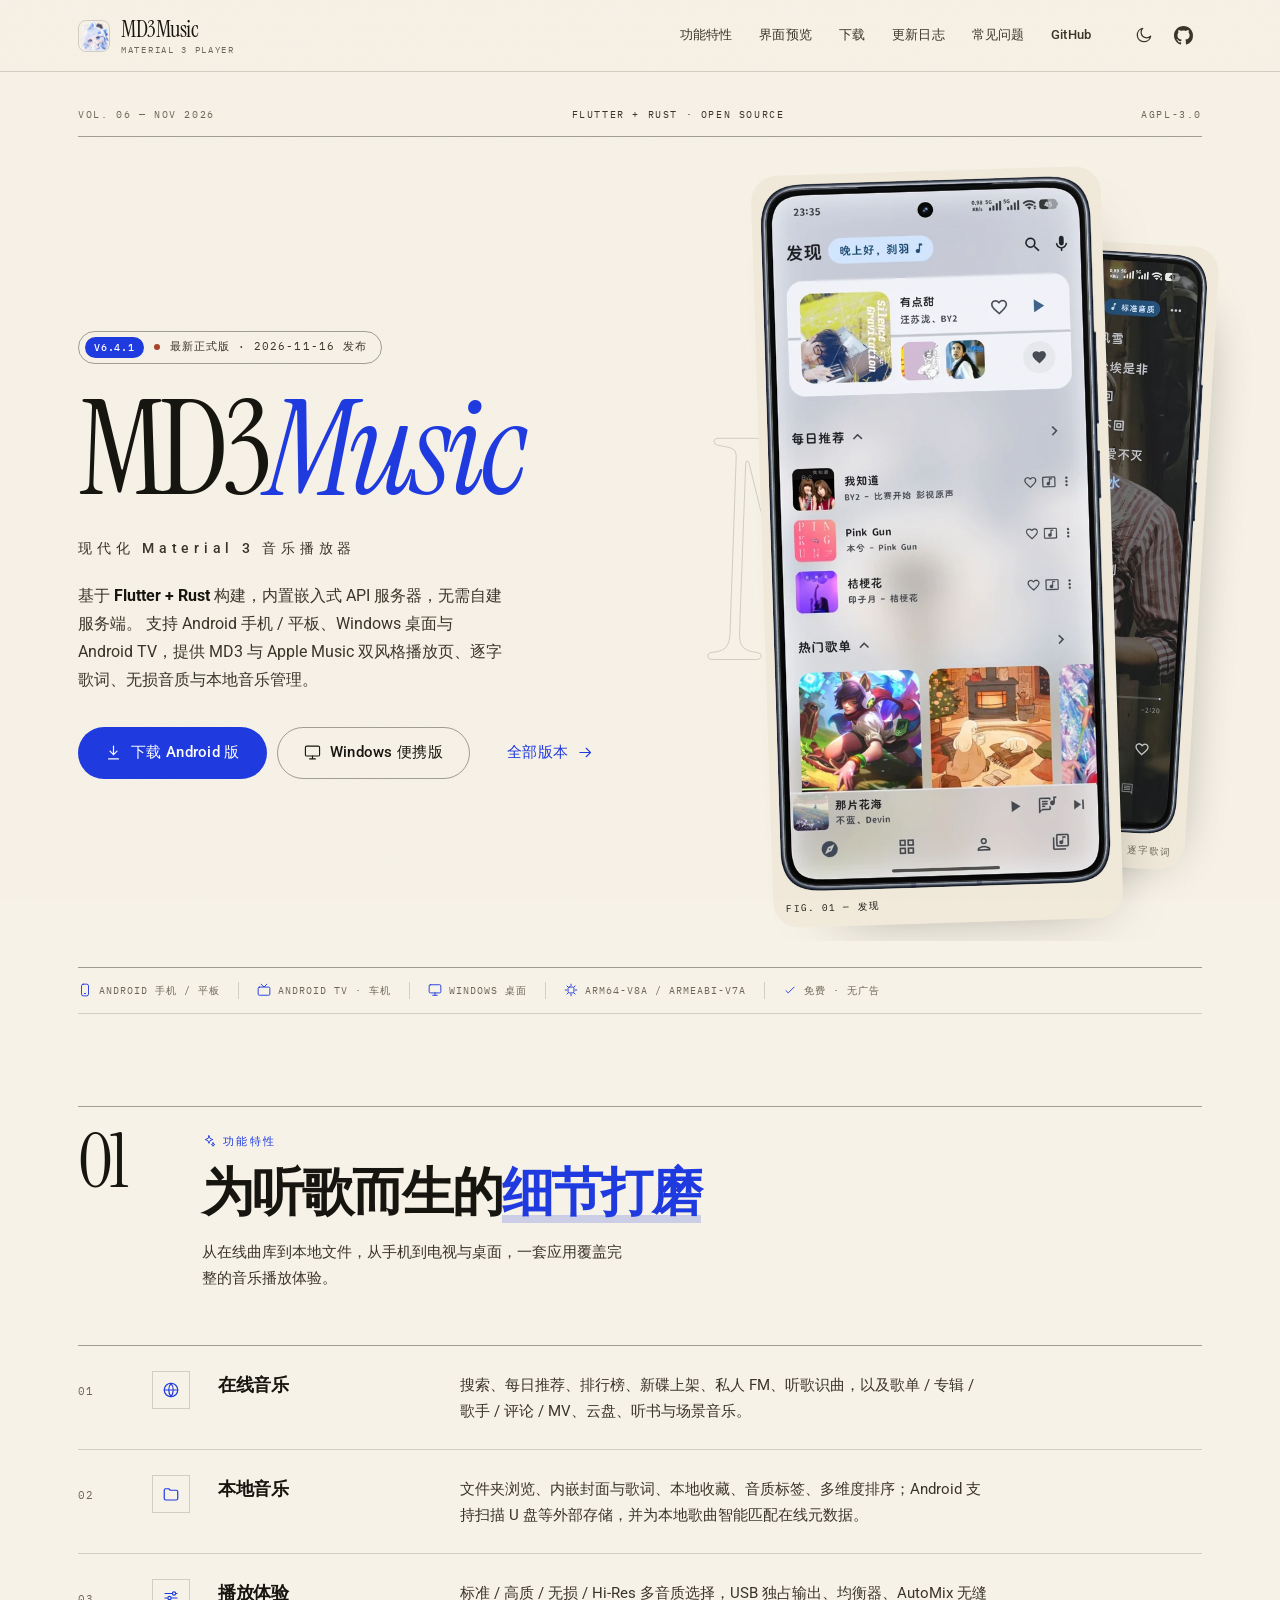
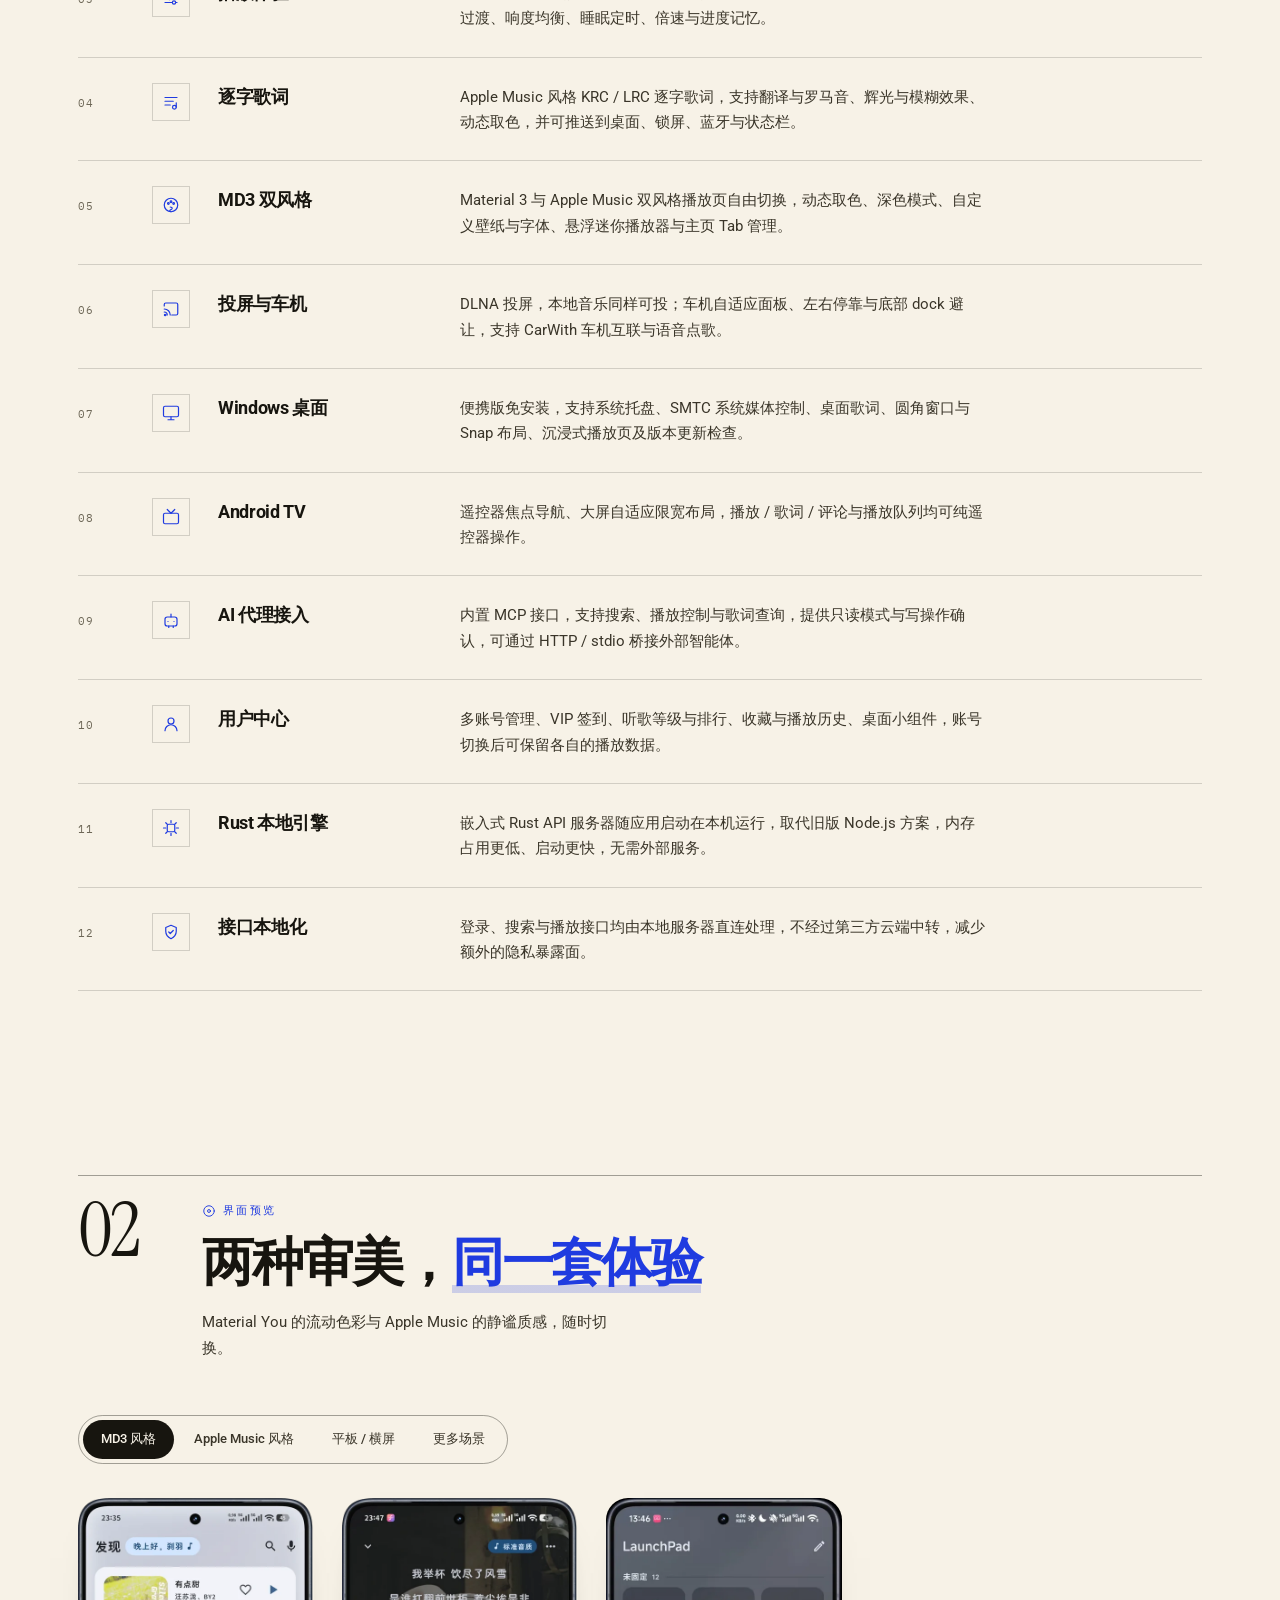
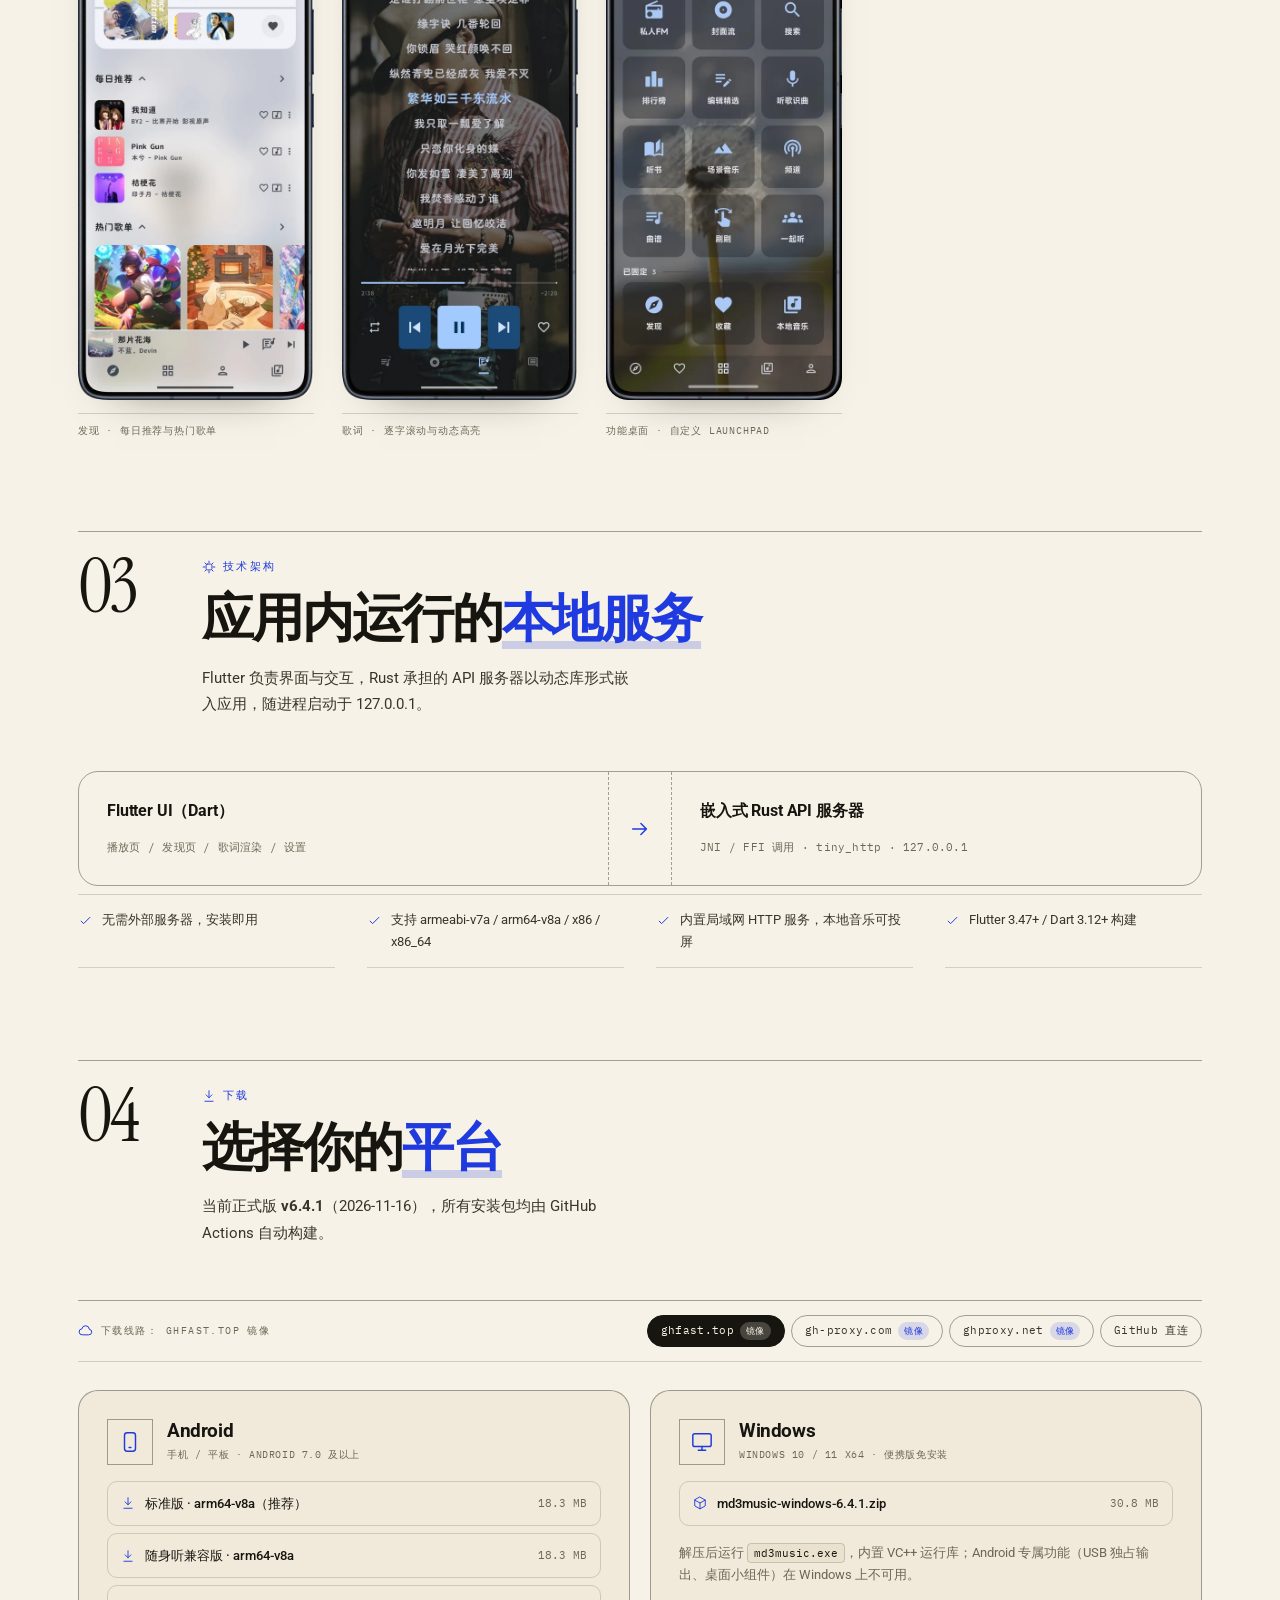
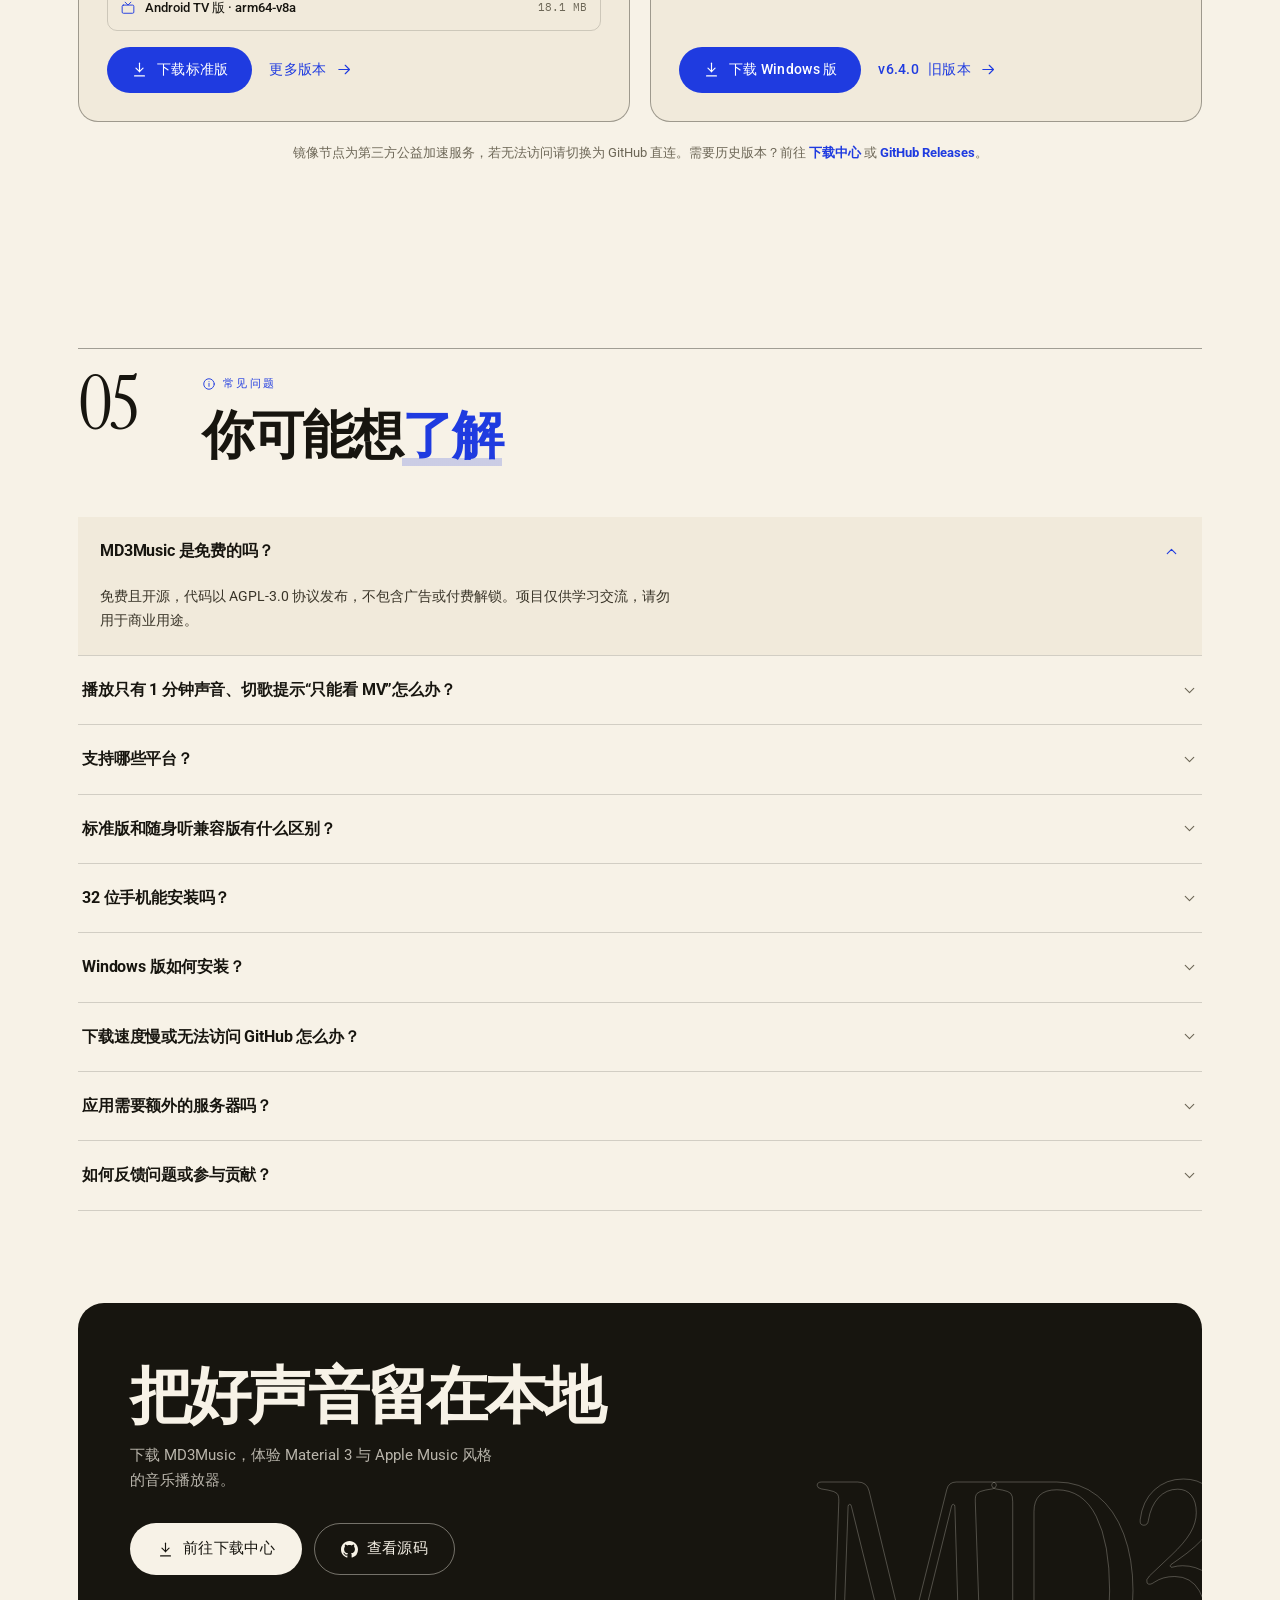
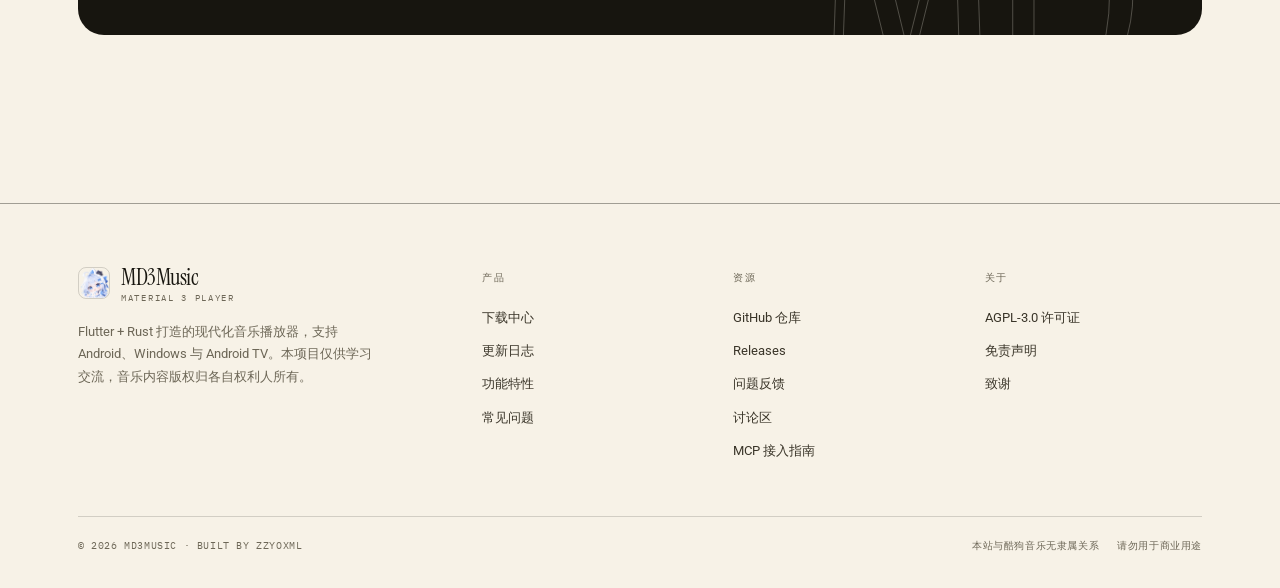
<file: index.html>
<!DOCTYPE html>
<html lang="zh-CN" data-theme="light">
<head>
<meta charset="UTF-8" />
<meta name="viewport" content="width=device-width, initial-scale=1" />
<title>MD3Music · 现代化 Material 3 音乐播放器</title>
<meta name="description" content="MD3Music 是一款基于 Flutter + Rust 的 Material 3 音乐播放器，支持 Android 手机/平板、Windows 桌面与 Android TV，内置本地 API 服务器，提供 MD3 与 Apple Music 双风格播放页、逐字歌词与无损音质。" />
<link rel="canonical" href="https://md3music.ccwu.cc/" />
<meta name="theme-color" content="#f7f2e7" media="(prefers-color-scheme: light)" />
<meta name="theme-color" content="#121110" media="(prefers-color-scheme: dark)" />
<link rel="icon" href="assets/img/favicon-64.png" type="image/png" />
<link rel="apple-touch-icon" href="assets/img/apple-touch-icon.png" />
<link rel="preload" href="assets/fonts/instrument-serif.woff2" as="font" type="font/woff2" crossorigin />
<link rel="preload" href="assets/fonts/instrument-serif-italic.woff2" as="font" type="font/woff2" crossorigin />
<link rel="stylesheet" href="assets/fonts/roboto-local.css?v=ink-9" />
<link rel="stylesheet" href="assets/style.css?v=ink-16" />
<meta property="og:title" content="MD3Music · 现代化 Material 3 音乐播放器" />
<meta property="og:description" content="Flutter + Rust 打造的 Material 3 音乐播放器，支持 Android、Windows 与 Android TV。" />
<meta property="og:type" content="website" />
<meta property="og:url" content="https://md3music.ccwu.cc/" />
<meta property="og:site_name" content="MD3Music" />
<meta name="application-name" content="MD3Music" />
<meta name="robots" content="index, follow, max-image-preview:large" />
<script type="application/ld+json">
{
  "@context": "https://schema.org",
  "@graph": [
    {
      "@type": "WebSite",
      "@id": "https://md3music.ccwu.cc/#website",
      "url": "https://md3music.ccwu.cc/",
      "name": "MD3Music",
      "alternateName": ["MD3 Music", "MD3Music 官网"],
      "inLanguage": "zh-CN",
      "publisher": { "@id": "https://md3music.ccwu.cc/#organization" }
    },
    {
      "@type": "Organization",
      "@id": "https://md3music.ccwu.cc/#organization",
      "name": "MD3Music",
      "url": "https://md3music.ccwu.cc/",
      "logo": "https://md3music.ccwu.cc/assets/img/icon-256.webp",
      "sameAs": ["https://github.com/zzyoxml/md3Music"]
    },
    {
      "@type": "SoftwareApplication",
      "name": "MD3Music",
      "url": "https://md3music.ccwu.cc/",
      "applicationCategory": "MultimediaApplication",
      "operatingSystem": "Android, Windows",
      "downloadUrl": "https://md3music.ccwu.cc/download",
      "offers": { "@type": "Offer", "price": "0", "priceCurrency": "CNY" },
      "publisher": { "@id": "https://md3music.ccwu.cc/#organization" }
    }
  ]
}
</script>
</head>
<body data-page="home">

<svg width="0" height="0" style="position:absolute" aria-hidden="true" focusable="false"><defs>
<symbol id="i-download" viewBox="0 0 24 24"><path d="M12 3v12"/><path d="m7 10 5 5 5-5"/><path d="M5 21h14"/></symbol>
<symbol id="i-smartphone" viewBox="0 0 24 24"><rect x="6" y="2" width="12" height="20" rx="3"/><path d="M11 18h2"/></symbol>
<symbol id="i-monitor" viewBox="0 0 24 24"><rect x="2" y="3" width="20" height="14" rx="2"/><path d="M8 21h8M12 17v4"/></symbol>
<symbol id="i-tv" viewBox="0 0 24 24"><rect x="2" y="7" width="20" height="14" rx="2"/><path d="m17 2-5 5-5-5"/></symbol>
<symbol id="i-tablet" viewBox="0 0 24 24"><rect x="4" y="2" width="16" height="20" rx="2"/><path d="M11 18h2"/></symbol>
<symbol id="i-music" viewBox="0 0 24 24"><circle cx="8" cy="18" r="4"/><path d="M12 18V2l8 3v5l-8-3"/></symbol>
<symbol id="i-disc" viewBox="0 0 24 24"><circle cx="12" cy="12" r="9"/><circle cx="12" cy="12" r="2.5"/></symbol>
<symbol id="i-folder" viewBox="0 0 24 24"><path d="M3 7a2 2 0 0 1 2-2h4l2 2h8a2 2 0 0 1 2 2v9a2 2 0 0 1-2 2H5a2 2 0 0 1-2-2Z"/></symbol>
<symbol id="i-cloud" viewBox="0 0 24 24"><path d="M17.5 19a4.5 4.5 0 0 0 .6-8.96A6 6 0 0 0 6.2 9.4 4.5 4.5 0 0 0 7 19Z"/></symbol>
<symbol id="i-shield" viewBox="0 0 24 24"><path d="M12 3 5 6v5c0 5 3 8 7 10 4-2 7-5 7-10V6Z"/><path d="m9 12 2 2 4-4"/></symbol>
<symbol id="i-sparkles" viewBox="0 0 24 24"><path d="m12 3 1.9 4.6 4.6 1.9-4.6 1.9L12 16l-1.9-4.6L5.5 9.5l4.6-1.9Z"/><path d="M19 15l.9 2.1L22 18l-2.1.9L19 21l-.9-2.1L16 18l2.1-.9Z"/></symbol>
<symbol id="i-sliders" viewBox="0 0 24 24"><path d="M4 6h9M19 6h1M4 12h3M13 12h7M4 18h9M19 18h1"/><circle cx="16" cy="6" r="2.2"/><circle cx="10" cy="12" r="2.2"/><circle cx="16" cy="18" r="2.2"/></symbol>
<symbol id="i-lyrics" viewBox="0 0 24 24"><path d="M4 6h16M4 11h11M4 16h7M19 13v6"/><circle cx="16.5" cy="19" r="2.5"/></symbol>
<symbol id="i-palette" viewBox="0 0 24 24"><circle cx="12" cy="12" r="9"/><circle cx="8.5" cy="10" r="1.1"/><circle cx="12" cy="7.6" r="1.1"/><circle cx="15.5" cy="10" r="1.1"/><path d="M12 21c-1.5 0-2-1-1.4-2 .7-1.1 2.4-.6 2.9-2.1.4-1.3-1-2.2-2.5-2.2"/></symbol>
<symbol id="i-cast" viewBox="0 0 24 24"><path d="M3 8V6a2 2 0 0 1 2-2h14a2 2 0 0 1 2 2v12a2 2 0 0 1-2 2h-6"/><path d="M3 12a8 8 0 0 1 8 8M3 16a4 4 0 0 1 4 4"/><circle cx="4.2" cy="20" r="1"/></symbol>
<symbol id="i-bot" viewBox="0 0 24 24"><rect x="4" y="8" width="16" height="12" rx="3"/><path d="M12 4v4M8 14h.01M16 14h.01M9 20v2M15 20v2"/></symbol>
<symbol id="i-user" viewBox="0 0 24 24"><circle cx="12" cy="8" r="4"/><path d="M4 21a8 8 0 0 1 16 0"/></symbol>
<symbol id="i-cpu" viewBox="0 0 24 24"><rect x="7" y="7" width="10" height="10" rx="2"/><path d="M12 2v3M12 19v3M2 12h3M19 12h3M5 5l2 2M17 17l2 2M19 5l-2 2M7 17l-2 2"/></symbol>
<symbol id="i-zap" viewBox="0 0 24 24"><path d="M13 2 4 14h6l-1 8 9-12h-6Z"/></symbol>
<symbol id="i-globe" viewBox="0 0 24 24"><circle cx="12" cy="12" r="9"/><path d="M3 12h18M12 3a15 15 0 0 1 0 18 15 15 0 0 1 0-18Z"/></symbol>
<symbol id="i-star" viewBox="0 0 24 24"><path d="m12 3 2.7 5.6 6.1.9-4.4 4.3 1 6.1-5.4-2.9-5.4 2.9 1-6.1L3.2 9.5l6.1-.9Z"/></symbol>
<symbol id="i-info" viewBox="0 0 24 24"><circle cx="12" cy="12" r="9"/><path d="M12 11v5M12 8h.01"/></symbol>
<symbol id="i-file" viewBox="0 0 24 24"><path d="M14 3H6a2 2 0 0 0-2 2v14a2 2 0 0 0 2 2h12a2 2 0 0 0 2-2V9Z"/><path d="M14 3v6h6"/></symbol>
<symbol id="i-package" viewBox="0 0 24 24"><path d="m12 2 9 5v10l-9 5-9-5V7Z"/><path d="m3 7 9 5 9-5M12 12v10"/></symbol>
<symbol id="i-heart" viewBox="0 0 24 24"><path d="M12 20s-7-4.4-7-9.5A4.5 4.5 0 0 1 12 7a4.5 4.5 0 0 1 7 3.5C19 15.6 12 20 12 20Z"/></symbol>
<symbol id="i-check" viewBox="0 0 24 24"><path d="m5 13 4 4L19 7"/></symbol>
<symbol id="i-menu" viewBox="0 0 24 24"><path d="M4 7h16M4 12h16M4 17h16"/></symbol>
<symbol id="i-close" viewBox="0 0 24 24"><path d="m6 6 12 12M18 6 6 18"/></symbol>
<symbol id="i-sun" viewBox="0 0 24 24"><circle cx="12" cy="12" r="4"/><path d="M12 2v2M12 20v2M2 12h2M20 12h2M5 5l1.5 1.5M17.5 17.5 19 19M19 5l-1.5 1.5M6.5 17.5 5 19"/></symbol>
<symbol id="i-moon" viewBox="0 0 24 24"><path d="M21 13a8.5 8.5 0 1 1-10-10 7 7 0 0 0 10 10Z"/></symbol>
<symbol id="i-chevron-down" viewBox="0 0 24 24"><path d="m6 9 6 6 6-6"/></symbol>
<symbol id="i-chevron-right" viewBox="0 0 24 24"><path d="m9 6 6 6-6 6"/></symbol>
<symbol id="i-arrow-right" viewBox="0 0 24 24"><path d="M4 12h14M13 6l6 6-6 6"/></symbol>
<symbol id="i-external" viewBox="0 0 24 24"><path d="M14 4h6v6M20 4 11 13"/><path d="M18 14v5a2 2 0 0 1-2 2H5a2 2 0 0 1-2-2V8a2 2 0 0 1 2-2h5"/></symbol>
<symbol id="i-github" viewBox="0 0 16 16"><path fill="currentColor" stroke="none" d="M8 0C3.58 0 0 3.58 0 8c0 3.54 2.29 6.53 5.47 7.59.4.07.55-.17.55-.38 0-.19-.01-.82-.01-1.49-2.01.37-2.53-.49-2.69-.94-.09-.23-.48-.94-.82-1.13-.28-.15-.68-.52-.01-.53.63-.01 1.08.58 1.23.82.72 1.21 1.87.87 2.33.66.07-.52.28-.87.51-1.07-1.78-.2-3.64-.89-3.64-3.95 0-.87.31-1.59.82-2.15-.08-.2-.36-1.02.08-2.12 0 0 .67-.21 2.2.82.64-.18 1.32-.27 2-.27s1.36.09 2 .27c1.53-1.04 2.2-.82 2.2-.82.44 1.1.16 1.92.08 2.12.51.56.82 1.27.82 2.15 0 3.07-1.87 3.75-3.65 3.95.29.25.54.73.54 1.48 0 1.07-.01 1.93-.01 2.2 0 .21.15.46.55.38A8.01 8.01 0 0 0 16 8c0-4.42-3.58-8-8-8Z"/></symbol>
</defs></svg>

<header class="topbar">
  <div class="container">
    <a class="brand" href="/">
      <img src="assets/img/icon-256.webp" alt="MD3Music 图标" width="36" height="36" />
      <span>MD3Music<small>Material 3 Player</small></span>
    </a>
    <nav class="nav" id="nav">
      <a href="/#features">功能特性</a>
      <a href="/#screenshots">界面预览</a>
      <a href="/download" data-nav="download">下载</a>
      <a href="/changelog" data-nav="changelog">更新日志</a>
      <a href="/#faq">常见问题</a>
      <a href="https://github.com/zzyoxml/md3Music" target="_blank" rel="noopener">GitHub</a>
    </nav>
    <div class="nav-actions">
      <button class="icon-btn" data-theme-toggle aria-label="切换主题">
        <svg class="icon" id="themeIcon"><use href="#i-moon"></use></svg>
      </button>
      <a class="icon-btn" href="https://github.com/zzyoxml/md3Music" target="_blank" rel="noopener" aria-label="GitHub 仓库">
        <svg class="icon fill"><use href="#i-github"></use></svg>
      </a>
      <button class="icon-btn menu-btn" aria-controls="nav" aria-expanded="false" aria-label="打开菜单">
        <svg class="icon"><use href="#i-menu"></use></svg>
      </button>
    </div>
  </div>
</header>

<main>
  <!-- Hero -->
  <section class="hero">
    <div class="container">
      <div class="hero-kicker">
        <span>Vol. 06 — Nov 2026</span>
        <span>Flutter + Rust · Open Source</span>
        <span>AGPL-3.0</span>
      </div>
      <div class="hero-inner">
      <div class="hero-copy">
        <div class="pill">
          <span class="tag" data-latest-version>v6.4.1</span>
          <span class="dot"></span>
          <span>最新正式版 · <span data-latest-date>2026-11-16</span> 发布</span>
        </div>
        <h1>MD3<span class="text-grad">Music</span>
          <span class="sub">现代化 Material 3 音乐播放器</span>
        </h1>
        <p class="lead">
          基于 <strong>Flutter + Rust</strong> 构建，内置嵌入式 API 服务器，无需自建服务端。
          支持 Android 手机 / 平板、Windows 桌面与 Android TV，提供 MD3 与 Apple Music 双风格播放页、逐字歌词、无损音质与本地音乐管理。
        </p>
        <div class="hero-cta">
          <a class="btn btn-primary btn-lg" data-asset="standard" data-gh="https://github.com/zzyoxml/md3Music/releases/download/v6.4.1/MD3Music-6.4.1-standard-arm64-v8a.apk" href="https://github.com/zzyoxml/md3Music/releases/download/v6.4.1/MD3Music-6.4.1-standard-arm64-v8a.apk">
            <svg class="icon"><use href="#i-download"></use></svg>
            下载 Android 版
          </a>
          <a class="btn btn-outline btn-lg" data-asset="windows" data-gh="https://github.com/zzyoxml/md3Music/releases/download/v6.4.1/md3music-windows-6.4.1.zip" href="https://github.com/zzyoxml/md3Music/releases/download/v6.4.1/md3music-windows-6.4.1.zip">
            <svg class="icon"><use href="#i-monitor"></use></svg>
            Windows 便携版
          </a>
          <a class="btn btn-ghost btn-lg" href="/download">
            全部版本
            <svg class="icon"><use href="#i-arrow-right"></use></svg>
          </a>
        </div>
      </div>
      <div class="hero-visual">
        <div class="glow"></div>
        <div class="shot shot-back" role="button" tabindex="0" aria-label="将逐字歌词页置于上层">
          <img src="assets/img/m3-lyrics.webp" alt="MD3Music 逐字歌词页" width="520" height="1108" loading="eager" />
          <span class="shot-cap">Fig. 02 — 逐字歌词</span>
        </div>
        <div class="shot shot-main is-front" role="button" tabindex="0" aria-label="将发现页置于上层">
          <img src="assets/img/m3-discover.webp" alt="MD3Music 发现页界面" width="520" height="1108" loading="eager" />
          <span class="shot-cap">Fig. 01 — 发现</span>
        </div>
      </div>
      </div>
    </div>
  </section>

  <!-- 平台条 -->
  <div class="platform-strip">
    <div class="container">
      <div class="row reveal">
        <span><svg class="icon"><use href="#i-smartphone"></use></svg>Android 手机 / 平板</span>
        <i class="sep"></i>
        <span><svg class="icon"><use href="#i-tv"></use></svg>Android TV · 车机</span>
        <i class="sep"></i>
        <span><svg class="icon"><use href="#i-monitor"></use></svg>Windows 桌面</span>
        <i class="sep"></i>
        <span><svg class="icon"><use href="#i-cpu"></use></svg>arm64-v8a / armeabi-v7a</span>
        <i class="sep"></i>
        <span><svg class="icon"><use href="#i-check"></use></svg>免费 · 无广告</span>
      </div>
    </div>
  </div>

  <!-- 功能特性 -->
  <section id="features">
    <div class="container">
      <div class="section-head reveal">
        <span class="eyebrow"><svg class="icon" style="width:14px;height:14px"><use href="#i-sparkles"></use></svg>功能特性</span>
        <h2>为听歌而生的<span class="text-grad">细节打磨</span></h2>
        <p>从在线曲库到本地文件，从手机到电视与桌面，一套应用覆盖完整的音乐播放体验。</p>
      </div>
      <div class="grid-features">
        <article class="feature reveal">
          <div class="ico"><svg class="icon"><use href="#i-globe"></use></svg></div>
          <h3>在线音乐</h3>
          <p>搜索、每日推荐、排行榜、新碟上架、私人 FM、听歌识曲，以及歌单 / 专辑 / 歌手 / 评论 / MV、云盘、听书与场景音乐。</p>
        </article>
        <article class="feature reveal">
          <div class="ico"><svg class="icon"><use href="#i-folder"></use></svg></div>
          <h3>本地音乐</h3>
          <p>文件夹浏览、内嵌封面与歌词、本地收藏、音质标签、多维度排序；Android 支持扫描 U 盘等外部存储，并为本地歌曲智能匹配在线元数据。</p>
        </article>
        <article class="feature reveal">
          <div class="ico"><svg class="icon"><use href="#i-sliders"></use></svg></div>
          <h3>播放体验</h3>
          <p>标准 / 高质 / 无损 / Hi-Res 多音质选择，USB 独占输出、均衡器、AutoMix 无缝过渡、响度均衡、睡眠定时、倍速与进度记忆。</p>
        </article>
        <article class="feature reveal">
          <div class="ico"><svg class="icon"><use href="#i-lyrics"></use></svg></div>
          <h3>逐字歌词</h3>
          <p>Apple Music 风格 KRC / LRC 逐字歌词，支持翻译与罗马音、辉光与模糊效果、动态取色，并可推送到桌面、锁屏、蓝牙与状态栏。</p>
        </article>
        <article class="feature reveal">
          <div class="ico"><svg class="icon"><use href="#i-palette"></use></svg></div>
          <h3>MD3 双风格</h3>
          <p>Material 3 与 Apple Music 双风格播放页自由切换，动态取色、深色模式、自定义壁纸与字体、悬浮迷你播放器与主页 Tab 管理。</p>
        </article>
        <article class="feature reveal">
          <div class="ico"><svg class="icon"><use href="#i-cast"></use></svg></div>
          <h3>投屏与车机</h3>
          <p>DLNA 投屏，本地音乐同样可投；车机自适应面板、左右停靠与底部 dock 避让，支持 CarWith 车机互联与语音点歌。</p>
        </article>
        <article class="feature reveal">
          <div class="ico"><svg class="icon"><use href="#i-monitor"></use></svg></div>
          <h3>Windows 桌面</h3>
          <p>便携版免安装，支持系统托盘、SMTC 系统媒体控制、桌面歌词、圆角窗口与 Snap 布局、沉浸式播放页及版本更新检查。</p>
        </article>
        <article class="feature reveal">
          <div class="ico"><svg class="icon"><use href="#i-tv"></use></svg></div>
          <h3>Android TV</h3>
          <p>遥控器焦点导航、大屏自适应限宽布局，播放 / 歌词 / 评论与播放队列均可纯遥控器操作。</p>
        </article>
        <article class="feature reveal">
          <div class="ico"><svg class="icon"><use href="#i-bot"></use></svg></div>
          <h3>AI 代理接入</h3>
          <p>内置 MCP 接口，支持搜索、播放控制与歌词查询，提供只读模式与写操作确认，可通过 HTTP / stdio 桥接外部智能体。</p>
        </article>
        <article class="feature reveal">
          <div class="ico"><svg class="icon"><use href="#i-user"></use></svg></div>
          <h3>用户中心</h3>
          <p>多账号管理、VIP 签到、听歌等级与排行、收藏与播放历史、桌面小组件，账号切换后可保留各自的播放数据。</p>
        </article>
        <article class="feature reveal">
          <div class="ico"><svg class="icon"><use href="#i-cpu"></use></svg></div>
          <h3>Rust 本地引擎</h3>
          <p>嵌入式 Rust API 服务器随应用启动在本机运行，取代旧版 Node.js 方案，内存占用更低、启动更快，无需外部服务。</p>
        </article>
        <article class="feature reveal">
          <div class="ico"><svg class="icon"><use href="#i-shield"></use></svg></div>
          <h3>接口本地化</h3>
          <p>登录、搜索与播放接口均由本地服务器直连处理，不经过第三方云端中转，减少额外的隐私暴露面。</p>
        </article>
      </div>
    </div>
  </section>

  <!-- 界面预览 -->
  <section id="screenshots">
    <div class="container">
      <div class="section-head reveal">
        <span class="eyebrow"><svg class="icon" style="width:14px;height:14px"><use href="#i-disc"></use></svg>界面预览</span>
        <h2>两种审美，<span class="text-grad">同一套体验</span></h2>
        <p>Material You 的流动色彩与 Apple Music 的静谧质感，随时切换。</p>
      </div>

      <div data-gallery class="reveal">
        <div class="tabs">
          <button class="tab active" data-target="g-md3">MD3 风格</button>
          <button class="tab" data-target="g-am">Apple Music 风格</button>
          <button class="tab" data-target="g-pad">平板 / 横屏</button>
          <button class="tab" data-target="g-more">更多场景</button>
        </div>

        <div class="gallery active" id="g-md3">
          <figure>
            <img src="assets/img/m3-discover.webp" alt="MD3 发现页" width="520" height="1108" loading="lazy" />
            <figcaption>发现 · 每日推荐与热门歌单</figcaption>
          </figure>
          <figure>
            <img src="assets/img/m3-lyrics.webp" alt="MD3 逐字歌词页" width="520" height="1108" loading="lazy" />
            <figcaption>歌词 · 逐字滚动与动态高亮</figcaption>
          </figure>
          <figure>
            <img src="assets/img/m3-launchpad.webp?v=ink-9" alt="MD3 功能桌面 LaunchPad" width="520" height="1108" loading="lazy" />
            <figcaption>功能桌面 · 自定义 LaunchPad</figcaption>
          </figure>
        </div>

        <div class="gallery" id="g-am">
          <figure>
            <img src="assets/img/am-player.webp" alt="Apple Music 风格播放页" width="520" height="1108" loading="lazy" />
            <figcaption>播放页 · 沉浸式封面与模糊背景</figcaption>
          </figure>
          <figure>
            <img src="assets/img/am-2.webp" alt="Apple Music 风格歌词页" width="520" height="1108" loading="lazy" />
            <figcaption>歌词页 · 逐字滚动与柔焦</figcaption>
          </figure>
          <figure>
            <img src="assets/img/am-3.webp" alt="Apple Music 风格评论区" width="520" height="1108" loading="lazy" />
            <figcaption>评论区 · 热门评论与回复</figcaption>
          </figure>
        </div>

        <div class="gallery wide" id="g-pad">
          <figure>
            <img src="assets/img/pad-1.webp" alt="平板 Material 3 界面" width="900" height="562" loading="lazy" />
            <figcaption>平板 · Material 3 双栏布局</figcaption>
          </figure>
          <figure>
            <img src="assets/img/pad-2.webp" alt="平板 Apple Music 风格界面" width="900" height="562" loading="lazy" />
            <figcaption>平板 · Apple Music 横屏与沉浸模式</figcaption>
          </figure>
        </div>

        <div class="gallery" id="g-more">
          <figure>
            <img src="assets/img/m3-fm.webp" alt="MD3 私人 FM" width="520" height="1108" loading="lazy" />
            <figcaption>私人 FM · 实时口味推荐</figcaption>
          </figure>
          <figure>
            <img src="assets/img/m3-audiobook.webp" alt="MD3 听书页面" width="520" height="1108" loading="lazy" />
            <figcaption>听书 · 免费听书库与分类</figcaption>
          </figure>
          <figure>
            <img src="assets/img/m3-discover-dark.webp" alt="MD3 夜间模式发现页" width="520" height="1108" loading="lazy" />
            <figcaption>夜间模式 · 深色沉浸</figcaption>
          </figure>
        </div>
      </div>
    </div>
  </section>

  <!-- 架构 -->
  <section id="architecture" style="padding-top:0">
    <div class="container">
      <div class="section-head reveal">
        <span class="eyebrow"><svg class="icon" style="width:14px;height:14px"><use href="#i-cpu"></use></svg>技术架构</span>
        <h2>应用内运行的<span class="text-grad">本地服务</span></h2>
        <p>Flutter 负责界面与交互，Rust 承担的 API 服务器以动态库形式嵌入应用，随进程启动于 127.0.0.1。</p>
      </div>
      <div class="arch reveal">
        <div class="node"><b>Flutter UI（Dart）</b><span>播放页 / 发现页 / 歌词渲染 / 设置</span></div>
        <div class="arrow"><svg class="icon"><use href="#i-arrow-right"></use></svg></div>
        <div class="node"><b>嵌入式 Rust API 服务器</b><span>JNI / FFI 调用 · tiny_http · 127.0.0.1</span></div>
      </div>
      <div class="arch-notes reveal">
        <div><svg class="icon"><use href="#i-check"></use></svg><span>无需外部服务器，安装即用</span></div>
        <div><svg class="icon"><use href="#i-check"></use></svg><span>支持 armeabi-v7a / arm64-v8a / x86 / x86_64</span></div>
        <div><svg class="icon"><use href="#i-check"></use></svg><span>内置局域网 HTTP 服务，本地音乐可投屏</span></div>
        <div><svg class="icon"><use href="#i-check"></use></svg><span>Flutter 3.47+ / Dart 3.12+ 构建</span></div>
      </div>
    </div>
  </section>

  <!-- 快速下载 -->
  <section id="download" style="padding-top:0">
    <div class="container">
      <div class="section-head reveal">
        <span class="eyebrow"><svg class="icon" style="width:14px;height:14px"><use href="#i-download"></use></svg>下载</span>
        <h2>选择你的<span class="text-grad">平台</span></h2>
        <p>当前正式版 <strong data-latest-version>v6.4.1</strong>（<span data-latest-date>2026-11-16</span>），所有安装包均由 GitHub Actions 自动构建。</p>
      </div>

      <div class="dl-toolbar reveal">
        <div class="label"><svg class="icon"><use href="#i-cloud"></use></svg>下载线路：<span data-mirror-label>ghfast.top 镜像</span></div>
        <div class="chips">
          <button class="chip active" data-mirror="ghfast">ghfast.top<span class="badge">镜像</span></button>
          <button class="chip" data-mirror="ghproxy">gh-proxy.com<span class="badge">镜像</span></button>
          <button class="chip" data-mirror="ghnet">ghproxy.net<span class="badge">镜像</span></button>
          <button class="chip" data-mirror="github">GitHub 直连</button>
        </div>
      </div>

      <div class="qdl-grid">
        <div class="qdl reveal">
          <div class="qdl-head">
            <div class="ico"><svg class="icon"><use href="#i-smartphone"></use></svg></div>
            <div>
              <h3>Android</h3>
              <p>手机 / 平板 · Android 7.0 及以上</p>
            </div>
          </div>
          <div class="files">
            <a class="file" data-asset="standard" data-gh="https://github.com/zzyoxml/md3Music/releases/download/v6.4.1/MD3Music-6.4.1-standard-arm64-v8a.apk" href="https://github.com/zzyoxml/md3Music/releases/download/v6.4.1/MD3Music-6.4.1-standard-arm64-v8a.apk">
              <svg class="icon"><use href="#i-download"></use></svg>
              <span class="n">标准版 · arm64-v8a（推荐）</span>
              <span class="s">18.3 MB</span>
            </a>
            <a class="file" data-asset="apple" data-gh="https://github.com/zzyoxml/md3Music/releases/download/v6.4.1/MD3Music-6.4.1-apple-music-arm64-v8a.apk" href="https://github.com/zzyoxml/md3Music/releases/download/v6.4.1/MD3Music-6.4.1-apple-music-arm64-v8a.apk">
              <svg class="icon"><use href="#i-download"></use></svg>
              <span class="n">随身听兼容版 · arm64-v8a</span>
              <span class="s">18.3 MB</span>
            </a>
            <a class="file" data-asset="tv64" data-gh="https://github.com/zzyoxml/md3Music/releases/download/v6.4.1/MD3Music-6.4.1-tv-arm64-v8a.apk" href="https://github.com/zzyoxml/md3Music/releases/download/v6.4.1/MD3Music-6.4.1-tv-arm64-v8a.apk">
              <svg class="icon"><use href="#i-tv"></use></svg>
              <span class="n">Android TV 版 · arm64-v8a</span>
              <span class="s">18.1 MB</span>
            </a>
          </div>
          <div class="actions">
            <a class="btn btn-primary" data-asset="standard" data-gh="https://github.com/zzyoxml/md3Music/releases/download/v6.4.1/MD3Music-6.4.1-standard-arm64-v8a.apk" href="https://github.com/zzyoxml/md3Music/releases/download/v6.4.1/MD3Music-6.4.1-standard-arm64-v8a.apk">
              <svg class="icon"><use href="#i-download"></use></svg>下载标准版
            </a>
            <a class="btn btn-ghost" href="/download#android">更多版本<svg class="icon"><use href="#i-arrow-right"></use></svg></a>
          </div>
        </div>

        <div class="qdl reveal">
          <div class="qdl-head">
            <div class="ico"><svg class="icon"><use href="#i-monitor"></use></svg></div>
            <div>
              <h3>Windows</h3>
              <p>Windows 10 / 11 x64 · 便携版免安装</p>
            </div>
          </div>
          <div class="files">
            <a class="file" data-asset="windows" data-gh="https://github.com/zzyoxml/md3Music/releases/download/v6.4.1/md3music-windows-6.4.1.zip" href="https://github.com/zzyoxml/md3Music/releases/download/v6.4.1/md3music-windows-6.4.1.zip">
              <svg class="icon"><use href="#i-package"></use></svg>
              <span class="n">md3music-windows-6.4.1.zip</span>
              <span class="s">30.8 MB</span>
            </a>
          </div>
          <p style="margin:0;font-size:13px;color:var(--muted)">解压后运行 <code>md3music.exe</code>，内置 VC++ 运行库；Android 专属功能（USB 独占输出、桌面小组件）在 Windows 上不可用。</p>
          <div class="actions">
            <a class="btn btn-primary" data-asset="windows" data-gh="https://github.com/zzyoxml/md3Music/releases/download/v6.4.1/md3music-windows-6.4.1.zip" href="https://github.com/zzyoxml/md3Music/releases/download/v6.4.1/md3music-windows-6.4.1.zip">
              <svg class="icon"><use href="#i-download"></use></svg>下载 Windows 版
            </a>
            <a class="btn btn-ghost" href="/download#previous"><span data-previous-version>v6.4.0</span> 旧版本<svg class="icon"><use href="#i-arrow-right"></use></svg></a>
          </div>
        </div>
      </div>

      <p class="reveal" style="text-align:center;margin:20px 0 0;font-size:13px;color:var(--muted)">
        镜像节点为第三方公益加速服务，若无法访问请切换为 GitHub 直连。需要历史版本？前往 <a href="/download" style="color:var(--primary);font-weight:600">下载中心</a> 或 <a href="https://github.com/zzyoxml/md3Music/releases" target="_blank" rel="noopener" style="color:var(--primary);font-weight:600">GitHub Releases</a>。
      </p>
    </div>
  </section>

  <!-- FAQ -->
  <section id="faq">
    <div class="container">
      <div class="section-head reveal">
        <span class="eyebrow"><svg class="icon" style="width:14px;height:14px"><use href="#i-info"></use></svg>常见问题</span>
        <h2>你可能想<span class="text-grad">了解</span></h2>
      </div>
      <div class="faq reveal">
        <details open>
          <summary><span class="q">MD3Music 是免费的吗？</span><svg class="icon"><use href="#i-chevron-down"></use></svg></summary>
          <div class="a"><p>免费且开源，代码以 AGPL-3.0 协议发布，不包含广告或付费解锁。项目仅供学习交流，请勿用于商业用途。</p></div>
        </details>
        <details>
          <summary><span class="q">播放只有 1 分钟声音、切歌提示“只能看 MV”怎么办？</span><svg class="icon"><use href="#i-chevron-down"></use></svg></summary>
          <div class="a"><p>通常是<strong>登录状态失效</strong>或<strong>会员签到未成功</strong>导致音源受限。请先在设置中退出并重新登录账号，确认会员状态与当日签到已完成，再回到播放页重新加载歌曲。若仍异常，可尝试切换音源或音质后重试。</p></div>
        </details>
        <details>
          <summary><span class="q">支持哪些平台？</span><svg class="icon"><use href="#i-chevron-down"></use></svg></summary>
          <div class="a"><p>Android 手机 / 平板（7.0+）、Android TV、Windows 10 / 11 x64。桌面端为便携版，无需安装。</p></div>
        </details>
        <details>
          <summary><span class="q">标准版和随身听兼容版有什么区别？</span><svg class="icon"><use href="#i-chevron-down"></use></svg></summary>
          <div class="a"><p>标准版使用默认包名，适合大多数设备；随身听兼容版包名为 <code>com.apple.android.music</code>，用于在 Vivo 原子随身听中调用，不含 3D 封面能力。</p></div>
        </details>
        <details>
          <summary><span class="q">32 位手机能安装吗？</span><svg class="icon"><use href="#i-chevron-down"></use></svg></summary>
          <div class="a"><p>手机端正式版仅提供 arm64-v8a。Android TV 端额外提供 32 位 armeabi-v7a 安装包，供老旧电视盒子使用。</p></div>
        </details>
        <details>
          <summary><span class="q">Windows 版如何安装？</span><svg class="icon"><use href="#i-chevron-down"></use></svg></summary>
          <div class="a"><p>下载 ZIP 解压到任意目录，双击 <code>md3music.exe</code> 即可运行，包内已自带 VC++ 运行库。如需 3D 景深封面等增强能力，可从源码自行构建全功能版本。</p></div>
        </details>
        <details>
          <summary><span class="q">下载速度慢或无法访问 GitHub 怎么办？</span><svg class="icon"><use href="#i-chevron-down"></use></svg></summary>
          <div class="a"><p>在下载区域切换为 <strong>ghfast.top</strong>、<strong>gh-proxy.com</strong> 或 <strong>ghproxy.net</strong> 镜像节点后再点击下载。镜像为第三方公益服务，可用性可能变化，失效时请换回 GitHub 直连。</p></div>
        </details>
        <details>
          <summary><span class="q">应用需要额外的服务器吗？</span><svg class="icon"><use href="#i-chevron-down"></use></svg></summary>
          <div class="a"><p>不需要。API 服务以 Rust 动态库形式嵌入应用，随进程启动在 <code>127.0.0.1</code> 本地运行，安装后即可使用。</p></div>
        </details>
        <details>
          <summary><span class="q">如何反馈问题或参与贡献？</span><svg class="icon"><use href="#i-chevron-down"></use></svg></summary>
          <div class="a"><p><strong>Bug / 崩溃</strong>请在 <a href="https://github.com/zzyoxml/md3Music/issues" target="_blank" rel="noopener" style="color:var(--primary)">GitHub Issues</a> 提交，并附上版本号、平台与复现步骤；<strong>使用疑问与讨论</strong>请前往 <a href="https://github.com/zzyoxml/md3Music/discussions" target="_blank" rel="noopener" style="color:var(--primary)">GitHub Discussions</a>。具体信息要求与提交规范见仓库中的 <a href="https://github.com/zzyoxml/md3Music/blob/rust-local-force/CONTRIBUTING.md" target="_blank" rel="noopener" style="color:var(--primary)">CONTRIBUTING.md</a>。</p></div>
        </details>
      </div>
    </div>
  </section>

  <!-- CTA -->
  <section style="padding-top:0">
    <div class="container">
      <div class="cta-band reveal">
        <h2>把好声音留在本地</h2>
        <p>下载 MD3Music，体验 Material 3 与 Apple Music 风格的音乐播放器。</p>
        <a class="btn btn-light btn-lg" href="/download">
          <svg class="icon"><use href="#i-download"></use></svg>前往下载中心
        </a>
        <a class="btn btn-ghost-light btn-lg" href="https://github.com/zzyoxml/md3Music" target="_blank" rel="noopener" style="margin-left:8px">
          <svg class="icon fill"><use href="#i-github"></use></svg>查看源码
        </a>
      </div>
    </div>
  </section>
</main>

<footer>
  <div class="container">
    <div class="foot-grid">
      <div class="foot-brand">
        <a class="brand" href="/">
          <img src="assets/img/icon-256.webp" alt="MD3Music 图标" width="36" height="36" />
          <span>MD3Music<small>Material 3 Player</small></span>
        </a>
        <p>Flutter + Rust 打造的现代化音乐播放器，支持 Android、Windows 与 Android TV。本项目仅供学习交流，音乐内容版权归各自权利人所有。</p>
      </div>
      <div class="foot-col">
        <h5>产品</h5>
        <a href="/download">下载中心</a>
        <a href="/changelog">更新日志</a>
        <a href="/#features">功能特性</a>
        <a href="/#faq">常见问题</a>
      </div>
      <div class="foot-col">
        <h5>资源</h5>
        <a href="https://github.com/zzyoxml/md3Music" target="_blank" rel="noopener">GitHub 仓库</a>
        <a href="https://github.com/zzyoxml/md3Music/releases" target="_blank" rel="noopener">Releases</a>
        <a href="https://github.com/zzyoxml/md3Music/issues" target="_blank" rel="noopener">问题反馈</a>
        <a href="https://github.com/zzyoxml/md3Music/discussions" target="_blank" rel="noopener">讨论区</a>
        <a href="https://github.com/zzyoxml/md3Music/blob/rust-local-force/MCP_GUIDE.md" target="_blank" rel="noopener">MCP 接入指南</a>
      </div>
      <div class="foot-col">
        <h5>关于</h5>
        <a href="https://github.com/zzyoxml/md3Music/blob/rust-local-force/LICENSE" target="_blank" rel="noopener">AGPL-3.0 许可证</a>
        <a href="https://github.com/zzyoxml/md3Music/blob/rust-local-force/DISCLAIMER.md" target="_blank" rel="noopener">免责声明</a>
        <a href="https://github.com/zzyoxml/md3Music#-致谢" target="_blank" rel="noopener">致谢</a>
      </div>
    </div>
    <div class="foot-bottom">
      <span>© <span data-year>2026</span> MD3Music · Built by zzyoxml</span>
      <span class="links">
        <span>本站与酷狗音乐无隶属关系</span>
        <span>请勿用于商业用途</span>
      </span>
    </div>
  </div>
</footer>

<button class="fab" id="toTop" aria-label="回到顶部" title="回到顶部">
  <svg class="icon"><use href="#i-chevron-down"></use></svg>
</button>

<script src="assets/app.js?v=ink-9"></script>
</body>
</html>
</file>
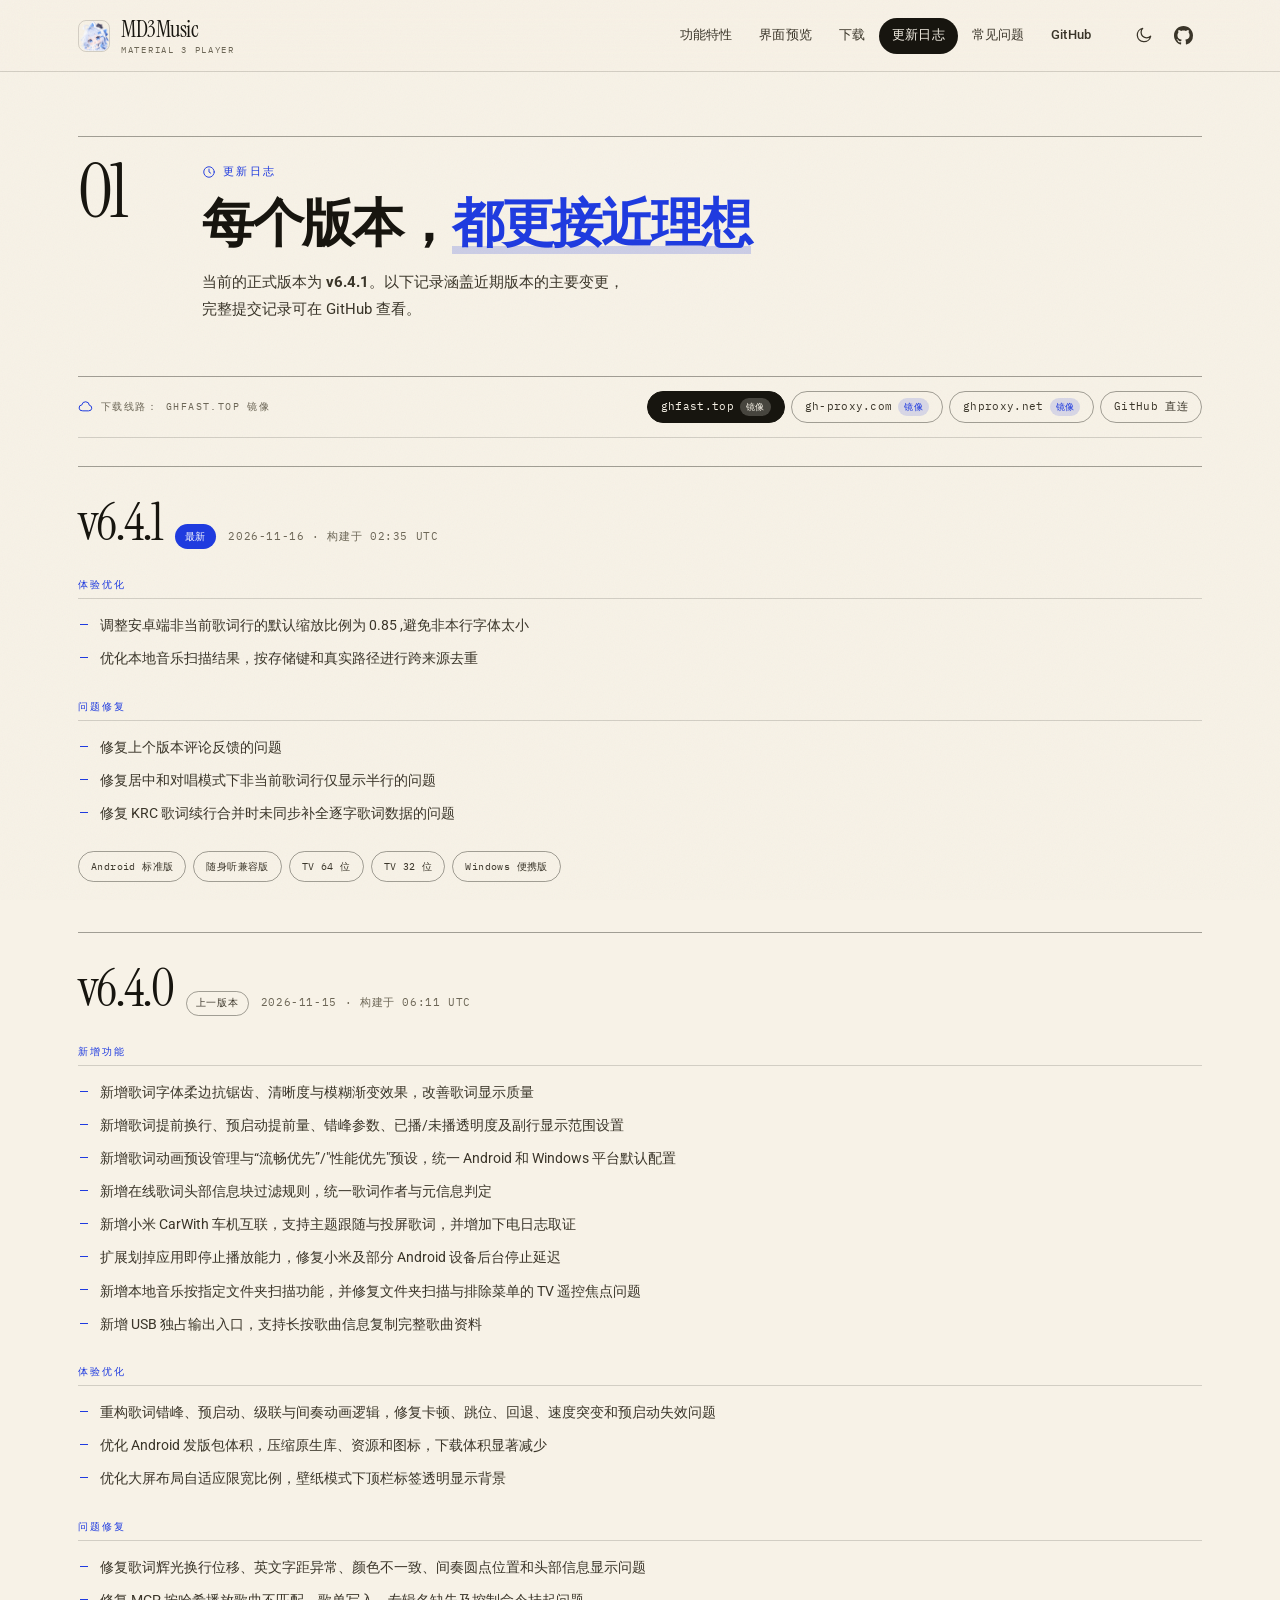
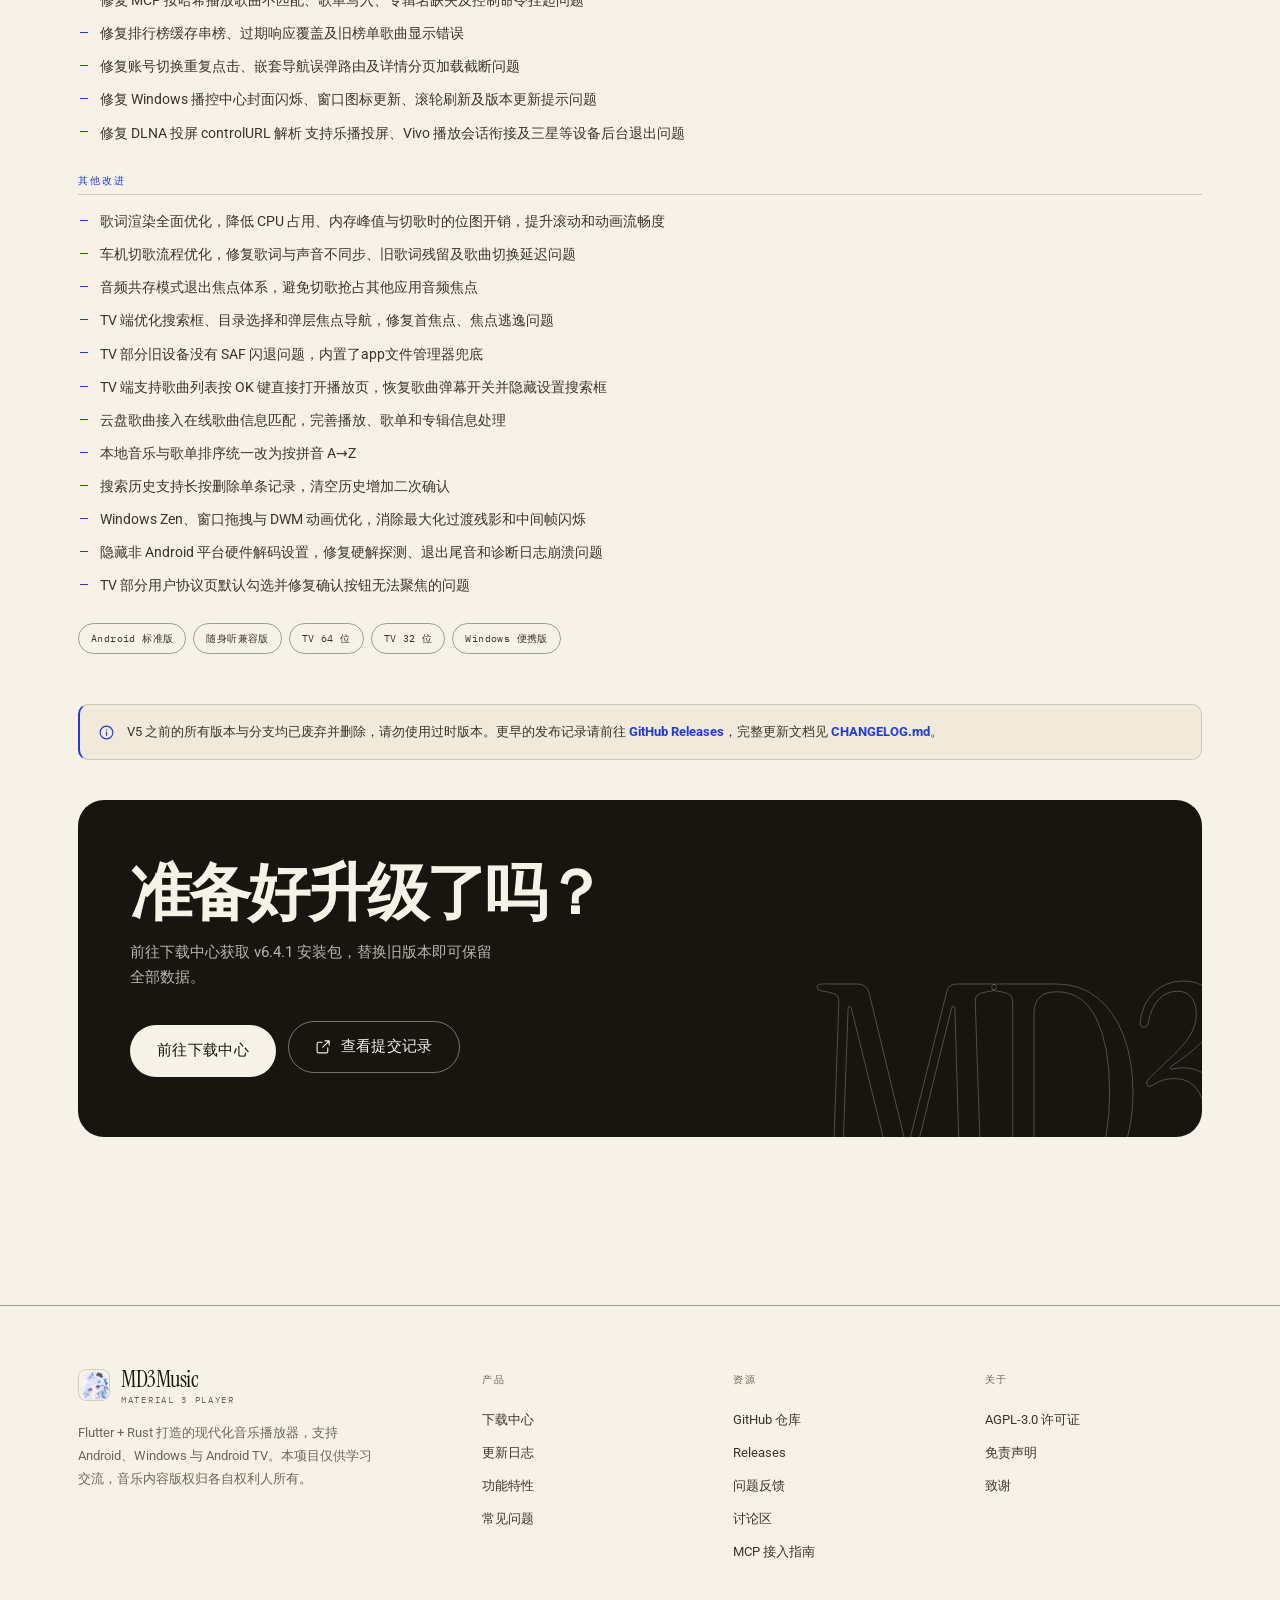
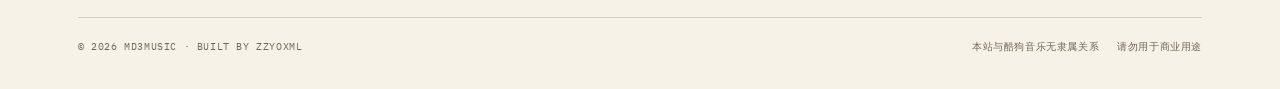
<file: changelog.html>
<!DOCTYPE html>
<html lang="zh-CN" data-theme="light">
<head>
<meta charset="UTF-8" />
<meta name="viewport" content="width=device-width, initial-scale=1" />
<title>更新日志 · MD3Music</title>
<meta name="description" content="MD3Music 版本更新日志：各版本的新增功能、优化与问题修复记录。" />
<link rel="canonical" href="https://md3music.ccwu.cc/changelog" />
<meta name="theme-color" content="#f7f2e7" media="(prefers-color-scheme: light)" />
<meta name="theme-color" content="#121110" media="(prefers-color-scheme: dark)" />
<link rel="icon" href="assets/img/favicon-64.png" type="image/png" />
<link rel="apple-touch-icon" href="assets/img/apple-touch-icon.png" />
<link rel="stylesheet" href="assets/fonts/roboto-local.css?v=ink-9" />
<link rel="stylesheet" href="assets/style.css?v=ink-16" />
</head>
<body data-page="changelog">

<svg width="0" height="0" style="position:absolute" aria-hidden="true" focusable="false"><defs>
<symbol id="i-download" viewBox="0 0 24 24"><path d="M12 3v12"/><path d="m7 10 5 5 5-5"/><path d="M5 21h14"/></symbol>
<symbol id="i-monitor" viewBox="0 0 24 24"><rect x="2" y="3" width="20" height="14" rx="2"/><path d="M8 21h8M12 17v4"/></symbol>
<symbol id="i-smartphone" viewBox="0 0 24 24"><rect x="6" y="2" width="12" height="20" rx="3"/><path d="M11 18h2"/></symbol>
<symbol id="i-tv" viewBox="0 0 24 24"><rect x="2" y="7" width="20" height="14" rx="2"/><path d="m17 2-5 5-5-5"/></symbol>
<symbol id="i-cloud" viewBox="0 0 24 24"><path d="M17.5 19a4.5 4.5 0 0 0 .6-8.96A6 6 0 0 0 6.2 9.4 4.5 4.5 0 0 0 7 19Z"/></symbol>
<symbol id="i-info" viewBox="0 0 24 24"><circle cx="12" cy="12" r="9"/><path d="M12 11v5M12 8h.01"/></symbol>
<symbol id="i-arrow-right" viewBox="0 0 24 24"><path d="M4 12h14M13 6l6 6-6 6"/></symbol>
<symbol id="i-external" viewBox="0 0 24 24"><path d="M14 4h6v6M20 4 11 13"/><path d="M18 14v5a2 2 0 0 1-2 2H5a2 2 0 0 1-2-2V8a2 2 0 0 1 2-2h5"/></symbol>
<symbol id="i-menu" viewBox="0 0 24 24"><path d="M4 7h16M4 12h16M4 17h16"/></symbol>
<symbol id="i-sun" viewBox="0 0 24 24"><circle cx="12" cy="12" r="4"/><path d="M12 2v2M12 20v2M2 12h2M20 12h2M5 5l1.5 1.5M17.5 17.5 19 19M19 5l-1.5 1.5M6.5 17.5 5 19"/></symbol>
<symbol id="i-moon" viewBox="0 0 24 24"><path d="M21 13a8.5 8.5 0 1 1-10-10 7 7 0 0 0 10 10Z"/></symbol>
<symbol id="i-chevron-right" viewBox="0 0 24 24"><path d="m9 6 6 6-6 6"/></symbol>
<symbol id="i-clock" viewBox="0 0 24 24"><circle cx="12" cy="12" r="9"/><path d="M12 7v5l3 2"/></symbol>
<symbol id="i-github" viewBox="0 0 16 16"><path fill="currentColor" stroke="none" d="M8 0C3.58 0 0 3.58 0 8c0 3.54 2.29 6.53 5.47 7.59.4.07.55-.17.55-.38 0-.19-.01-.82-.01-1.49-2.01.37-2.53-.49-2.69-.94-.09-.23-.48-.94-.82-1.13-.28-.15-.68-.52-.01-.53.63-.01 1.08.58 1.23.82.72 1.21 1.87.87 2.33.66.07-.52.28-.87.51-1.07-1.78-.2-3.64-.89-3.64-3.95 0-.87.31-1.59.82-2.15-.08-.2-.36-1.02.08-2.12 0 0 .67-.21 2.2.82.64-.18 1.32-.27 2-.27s1.36.09 2 .27c1.53-1.04 2.2-.82 2.2-.82.44 1.1.16 1.92.08 2.12.51.56.82 1.27.82 2.15 0 3.07-1.87 3.75-3.65 3.95.29.25.54.73.54 1.48 0 1.07-.01 1.93-.01 2.2 0 .21.15.46.55.38A8.01 8.01 0 0 0 16 8c0-4.42-3.58-8-8-8Z"/></symbol>
</defs></svg>

<header class="topbar">
  <div class="container">
    <a class="brand" href="/">
      <img src="assets/img/icon-256.webp" alt="MD3Music 图标" width="36" height="36" />
      <span>MD3Music<small>Material 3 Player</small></span>
    </a>
    <nav class="nav" id="nav">
      <a href="/#features">功能特性</a>
      <a href="/#screenshots">界面预览</a>
      <a href="/download" data-nav="download">下载</a>
      <a href="/changelog" class="active" data-nav="changelog">更新日志</a>
      <a href="/#faq">常见问题</a>
      <a href="https://github.com/zzyoxml/md3Music" target="_blank" rel="noopener">GitHub</a>
    </nav>
    <div class="nav-actions">
      <button class="icon-btn" data-theme-toggle aria-label="切换主题">
        <svg class="icon" id="themeIcon"><use href="#i-moon"></use></svg>
      </button>
      <a class="icon-btn" href="https://github.com/zzyoxml/md3Music" target="_blank" rel="noopener" aria-label="GitHub 仓库">
        <svg class="icon fill"><use href="#i-github"></use></svg>
      </a>
      <button class="icon-btn menu-btn" aria-controls="nav" aria-expanded="false" aria-label="打开菜单">
        <svg class="icon"><use href="#i-menu"></use></svg>
      </button>
    </div>
  </div>
</header>

<main>
  <section style="padding:64px 0 30px">
    <div class="container">
      <div class="section-head reveal">
        <span class="eyebrow"><svg class="icon" style="width:14px;height:14px"><use href="#i-clock"></use></svg>更新日志</span>
        <h1>每个版本，<span class="text-grad">都更接近理想</span></h1>
        <p>当前的正式版本为 <strong data-latest-version>v6.4.1</strong>。以下记录涵盖近期版本的主要变更，完整提交记录可在 GitHub 查看。</p>
      </div>

      <div class="dl-toolbar reveal">
        <div class="label"><svg class="icon"><use href="#i-cloud"></use></svg>下载线路：<span data-mirror-label>ghfast.top 镜像</span></div>
        <div class="chips">
          <button class="chip active" data-mirror="ghfast">ghfast.top<span class="badge">镜像</span></button>
          <button class="chip" data-mirror="ghproxy">gh-proxy.com<span class="badge">镜像</span></button>
          <button class="chip" data-mirror="ghnet">ghproxy.net<span class="badge">镜像</span></button>
          <button class="chip" data-mirror="github">GitHub 直连</button>
        </div>
      </div>

      <!-- LOGS:START -->
      <article class="log-card reveal" id="v641" data-log-version="v6.4.1">
        <div class="log-head">
          <h2>v6.4.1</h2>
          <span class="badge-latest">最新</span>
          <span class="date">2026-11-16 · 构建于 02:35 UTC</span>
        </div>
        <h4>体验优化</h4>
        <ul>
          <li>调整安卓端非当前歌词行的默认缩放比例为 0.85 ,避免非本行字体太小</li>
          <li>优化本地音乐扫描结果，按存储键和真实路径进行跨来源去重</li>
        </ul>

        <h4>问题修复</h4>
        <ul>
          <li>修复上个版本评论反馈的问题</li>
          <li>修复居中和对唱模式下非当前歌词行仅显示半行的问题</li>
          <li>修复 KRC 歌词续行合并时未同步补全逐字歌词数据的问题</li>
        </ul>
        <div class="files-inline">
          <a data-asset="standard" data-gh="https://github.com/zzyoxml/md3Music/releases/download/v6.4.1/MD3Music-6.4.1-standard-arm64-v8a.apk" href="https://github.com/zzyoxml/md3Music/releases/download/v6.4.1/MD3Music-6.4.1-standard-arm64-v8a.apk">Android 标准版</a>
          <a data-asset="apple" data-gh="https://github.com/zzyoxml/md3Music/releases/download/v6.4.1/MD3Music-6.4.1-apple-music-arm64-v8a.apk" href="https://github.com/zzyoxml/md3Music/releases/download/v6.4.1/MD3Music-6.4.1-apple-music-arm64-v8a.apk">随身听兼容版</a>
          <a data-asset="tv64" data-gh="https://github.com/zzyoxml/md3Music/releases/download/v6.4.1/MD3Music-6.4.1-tv-arm64-v8a.apk" href="https://github.com/zzyoxml/md3Music/releases/download/v6.4.1/MD3Music-6.4.1-tv-arm64-v8a.apk">TV 64 位</a>
          <a data-asset="tv32" data-gh="https://github.com/zzyoxml/md3Music/releases/download/v6.4.1/MD3Music-6.4.1-tv-armeabi-v7a.apk" href="https://github.com/zzyoxml/md3Music/releases/download/v6.4.1/MD3Music-6.4.1-tv-armeabi-v7a.apk">TV 32 位</a>
          <a data-asset="windows" data-gh="https://github.com/zzyoxml/md3Music/releases/download/v6.4.1/md3music-windows-6.4.1.zip" href="https://github.com/zzyoxml/md3Music/releases/download/v6.4.1/md3music-windows-6.4.1.zip">Windows 便携版</a>
        </div>
      </article>

      <article class="log-card reveal" id="v640" data-log-version="v6.4.0">
        <div class="log-head">
          <h2>v6.4.0</h2>
          <span class="badge-plain">上一版本</span>
          <span class="date">2026-11-15 · 构建于 06:11 UTC</span>
        </div>
        <h4>新增功能</h4>
        <ul>
          <li>新增歌词字体柔边抗锯齿、清晰度与模糊渐变效果，改善歌词显示质量</li>
          <li>新增歌词提前换行、预启动提前量、错峰参数、已播/未播透明度及副行显示范围设置</li>
          <li>新增歌词动画预设管理与“流畅优先”/&quot;性能优先&quot;预设，统一 Android 和 Windows 平台默认配置</li>
          <li>新增在线歌词头部信息块过滤规则，统一歌词作者与元信息判定</li>
          <li>新增小米 CarWith 车机互联，支持主题跟随与投屏歌词，并增加下电日志取证</li>
          <li>扩展划掉应用即停止播放能力，修复小米及部分 Android 设备后台停止延迟</li>
          <li>新增本地音乐按指定文件夹扫描功能，并修复文件夹扫描与排除菜单的 TV 遥控焦点问题</li>
          <li>新增 USB 独占输出入口，支持长按歌曲信息复制完整歌曲资料</li>
        </ul>

        <h4>体验优化</h4>
        <ul>
          <li>重构歌词错峰、预启动、级联与间奏动画逻辑，修复卡顿、跳位、回退、速度突变和预启动失效问题</li>
          <li>优化 Android 发版包体积，压缩原生库、资源和图标，下载体积显著减少</li>
          <li>优化大屏布局自适应限宽比例，壁纸模式下顶栏标签透明显示背景</li>
        </ul>

        <h4>问题修复</h4>
        <ul>
          <li>修复歌词辉光换行位移、英文字距异常、颜色不一致、间奏圆点位置和头部信息显示问题</li>
          <li>修复 MCP 按哈希播放歌曲不匹配、歌单写入、专辑名缺失及控制命令挂起问题</li>
          <li>修复排行榜缓存串榜、过期响应覆盖及旧榜单歌曲显示错误</li>
          <li>修复账号切换重复点击、嵌套导航误弹路由及详情分页加载截断问题</li>
          <li>修复 Windows 播控中心封面闪烁、窗口图标更新、滚轮刷新及版本更新提示问题</li>
          <li>修复 DLNA 投屏 controlURL 解析 支持乐播投屏、Vivo 播放会话衔接及三星等设备后台退出问题</li>
        </ul>

        <h4>其他改进</h4>
        <ul>
          <li>歌词渲染全面优化，降低 CPU 占用、内存峰值与切歌时的位图开销，提升滚动和动画流畅度</li>
          <li>车机切歌流程优化，修复歌词与声音不同步、旧歌词残留及歌曲切换延迟问题</li>
          <li>音频共存模式退出焦点体系，避免切歌抢占其他应用音频焦点</li>
          <li>TV 端优化搜索框、目录选择和弹层焦点导航，修复首焦点、焦点逃逸问题</li>
          <li>TV 部分旧设备没有 SAF 闪退问题，内置了app文件管理器兜底</li>
          <li>TV 端支持歌曲列表按 OK 键直接打开播放页，恢复歌曲弹幕开关并隐藏设置搜索框</li>
          <li>云盘歌曲接入在线歌曲信息匹配，完善播放、歌单和专辑信息处理</li>
          <li>本地音乐与歌单排序统一改为按拼音 A→Z</li>
          <li>搜索历史支持长按删除单条记录，清空历史增加二次确认</li>
          <li>Windows Zen、窗口拖拽与 DWM 动画优化，消除最大化过渡残影和中间帧闪烁</li>
          <li>隐藏非 Android 平台硬件解码设置，修复硬解探测、退出尾音和诊断日志崩溃问题</li>
          <li>TV 部分用户协议页默认勾选并修复确认按钮无法聚焦的问题</li>
        </ul>
        <div class="files-inline">
          <a data-asset="standard" data-gh="https://github.com/zzyoxml/md3Music/releases/download/v6.4.0/MD3Music-6.4.0-standard-arm64-v8a.apk" href="https://github.com/zzyoxml/md3Music/releases/download/v6.4.0/MD3Music-6.4.0-standard-arm64-v8a.apk">Android 标准版</a>
          <a data-asset="apple" data-gh="https://github.com/zzyoxml/md3Music/releases/download/v6.4.0/MD3Music-6.4.0-apple-music-arm64-v8a.apk" href="https://github.com/zzyoxml/md3Music/releases/download/v6.4.0/MD3Music-6.4.0-apple-music-arm64-v8a.apk">随身听兼容版</a>
          <a data-asset="tv64" data-gh="https://github.com/zzyoxml/md3Music/releases/download/v6.4.0/MD3Music-6.4.0-tv-arm64-v8a.apk" href="https://github.com/zzyoxml/md3Music/releases/download/v6.4.0/MD3Music-6.4.0-tv-arm64-v8a.apk">TV 64 位</a>
          <a data-asset="tv32" data-gh="https://github.com/zzyoxml/md3Music/releases/download/v6.4.0/MD3Music-6.4.0-tv-armeabi-v7a.apk" href="https://github.com/zzyoxml/md3Music/releases/download/v6.4.0/MD3Music-6.4.0-tv-armeabi-v7a.apk">TV 32 位</a>
          <a data-asset="windows" data-gh="https://github.com/zzyoxml/md3Music/releases/download/v6.4.0/md3music-windows-6.4.0.zip" href="https://github.com/zzyoxml/md3Music/releases/download/v6.4.0/md3music-windows-6.4.0.zip">Windows 便携版</a>
        </div>
      </article>
      <!-- LOGS:END -->

      <div class="note-box reveal">
        <svg class="icon"><use href="#i-info"></use></svg>
        <div>V5 之前的所有版本与分支均已废弃并删除，请勿使用过时版本。更早的发布记录请前往 <a href="https://github.com/zzyoxml/md3Music/releases" target="_blank" rel="noopener" style="color:var(--primary);font-weight:600">GitHub Releases</a>，完整更新文档见 <a href="https://github.com/zzyoxml/md3Music/blob/rust-local-force/CHANGELOG.md" target="_blank" rel="noopener" style="color:var(--primary);font-weight:600">CHANGELOG.md</a>。</div>
      </div>
    </div>
  </section>

  <section style="padding-top:10px">
    <div class="container">
      <div class="cta-band reveal">
        <h2>准备好升级了吗？</h2>
        <p>前往下载中心获取 <span data-latest-version>v6.4.1</span> 安装包，替换旧版本即可保留全部数据。</p>
        <a class="btn btn-light btn-lg" href="/download">前往下载中心</a>
        <a class="btn btn-ghost-light btn-lg" href="https://github.com/zzyoxml/md3Music/commits/rust-local-force" target="_blank" rel="noopener" style="margin-left:8px">
          <svg class="icon"><use href="#i-external"></use></svg>查看提交记录
        </a>
      </div>
    </div>
  </section>
</main>

<footer>
  <div class="container">
    <div class="foot-grid">
      <div class="foot-brand">
        <a class="brand" href="/">
          <img src="assets/img/icon-256.webp" alt="MD3Music 图标" width="36" height="36" />
          <span>MD3Music<small>Material 3 Player</small></span>
        </a>
        <p>Flutter + Rust 打造的现代化音乐播放器，支持 Android、Windows 与 Android TV。本项目仅供学习交流，音乐内容版权归各自权利人所有。</p>
      </div>
      <div class="foot-col">
        <h5>产品</h5>
        <a href="/download">下载中心</a>
        <a href="/changelog">更新日志</a>
        <a href="/#features">功能特性</a>
        <a href="/#faq">常见问题</a>
      </div>
      <div class="foot-col">
        <h5>资源</h5>
        <a href="https://github.com/zzyoxml/md3Music" target="_blank" rel="noopener">GitHub 仓库</a>
        <a href="https://github.com/zzyoxml/md3Music/releases" target="_blank" rel="noopener">Releases</a>
        <a href="https://github.com/zzyoxml/md3Music/issues" target="_blank" rel="noopener">问题反馈</a>
        <a href="https://github.com/zzyoxml/md3Music/discussions" target="_blank" rel="noopener">讨论区</a>
        <a href="https://github.com/zzyoxml/md3Music/blob/rust-local-force/MCP_GUIDE.md" target="_blank" rel="noopener">MCP 接入指南</a>
      </div>
      <div class="foot-col">
        <h5>关于</h5>
        <a href="https://github.com/zzyoxml/md3Music/blob/rust-local-force/LICENSE" target="_blank" rel="noopener">AGPL-3.0 许可证</a>
        <a href="https://github.com/zzyoxml/md3Music/blob/rust-local-force/DISCLAIMER.md" target="_blank" rel="noopener">免责声明</a>
        <a href="https://github.com/zzyoxml/md3Music#-致谢" target="_blank" rel="noopener">致谢</a>
      </div>
    </div>
    <div class="foot-bottom">
      <span>© <span data-year>2026</span> MD3Music · Built by zzyoxml</span>
      <span class="links">
        <span>本站与酷狗音乐无隶属关系</span>
        <span>请勿用于商业用途</span>
      </span>
    </div>
  </div>
</footer>

<button class="fab" id="toTop" aria-label="回到顶部" title="回到顶部">
  <svg class="icon"><use href="#i-chevron-down"></use></svg>
</button>

<script src="assets/app.js?v=ink-9"></script>
</body>
</html>
</file>
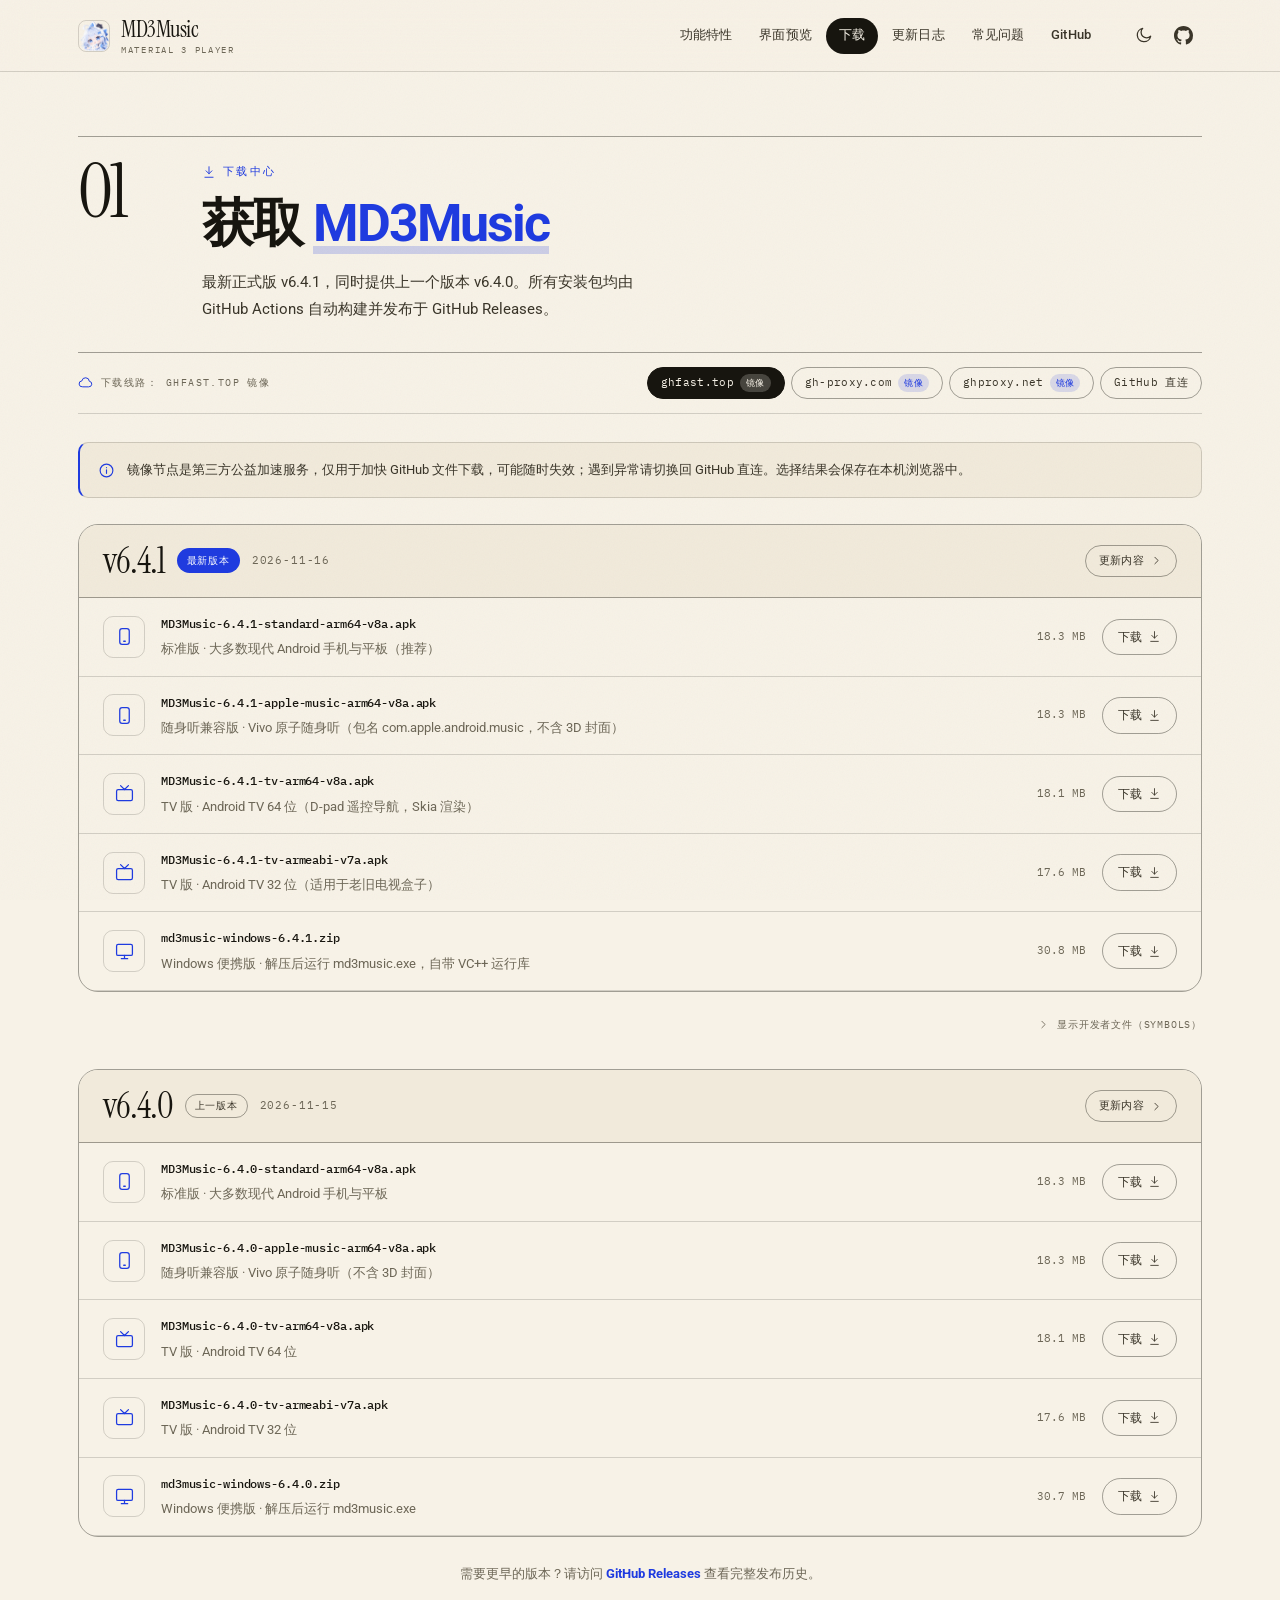
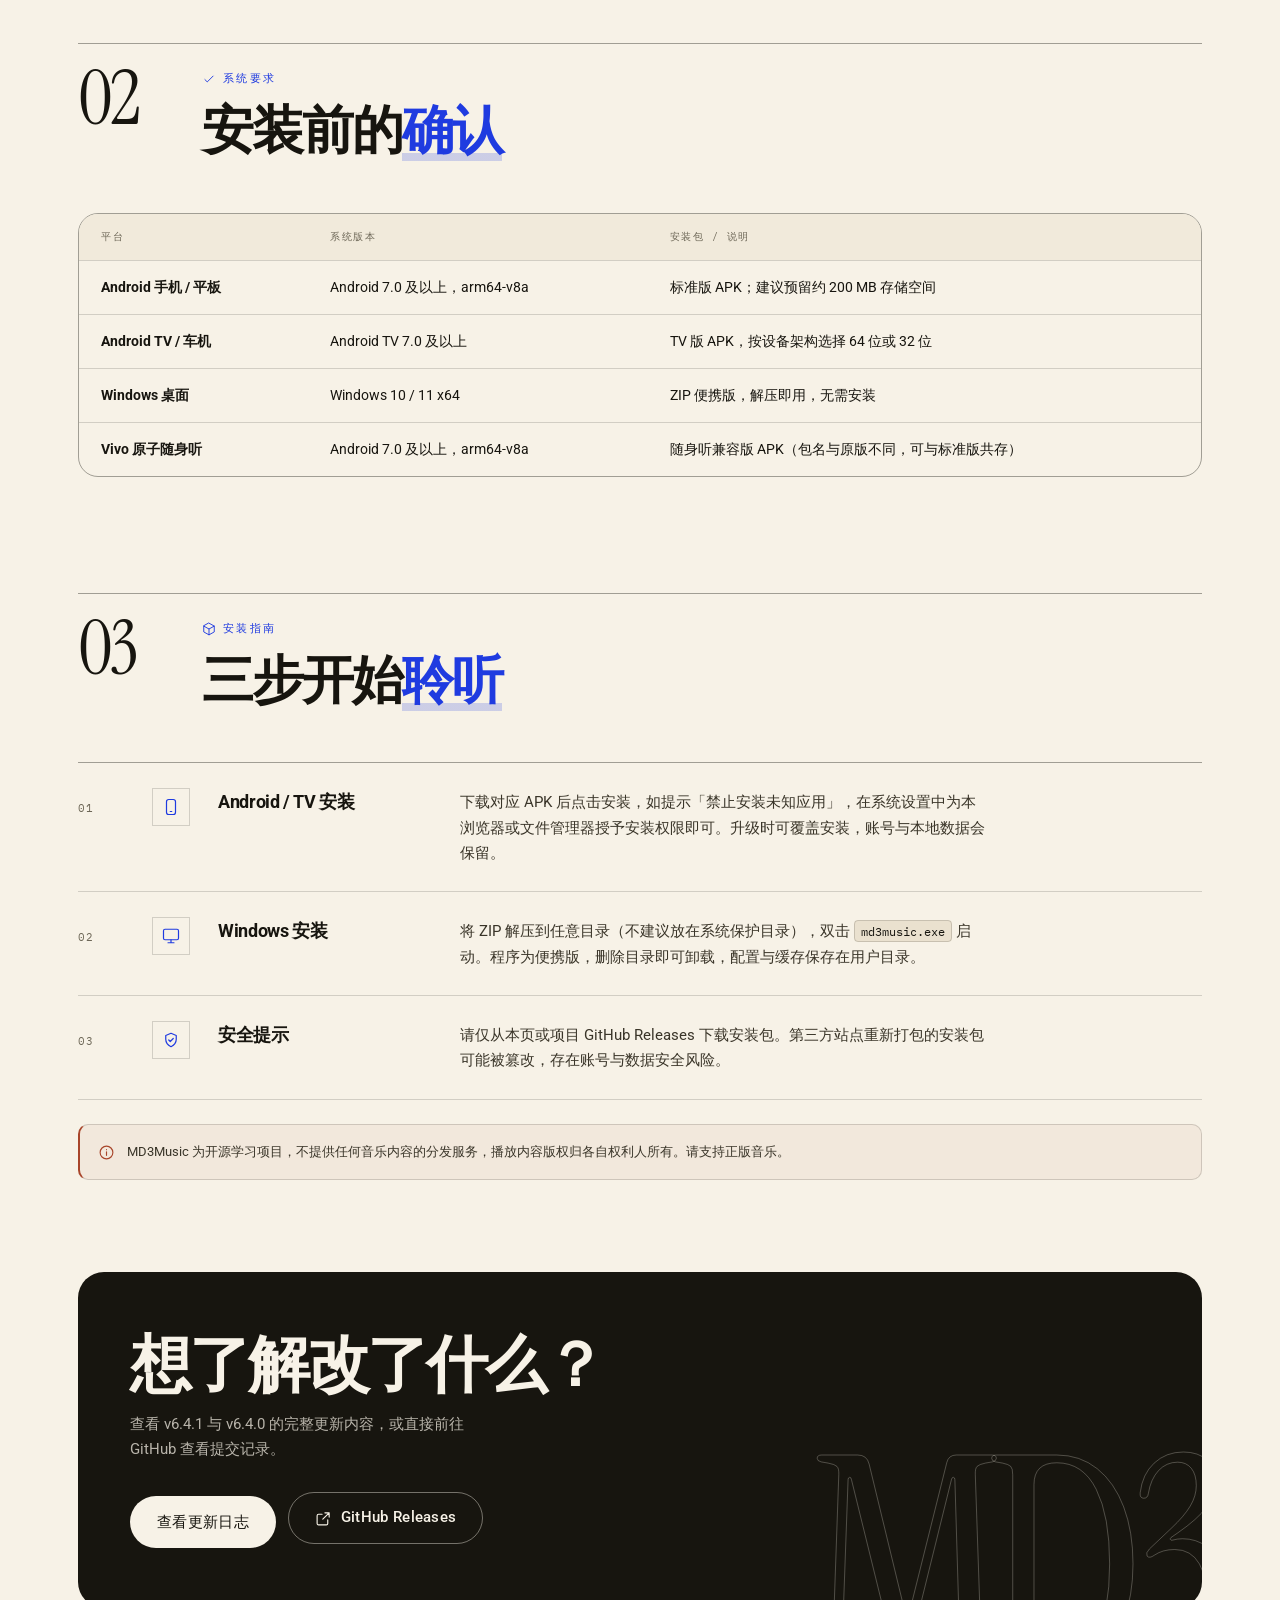
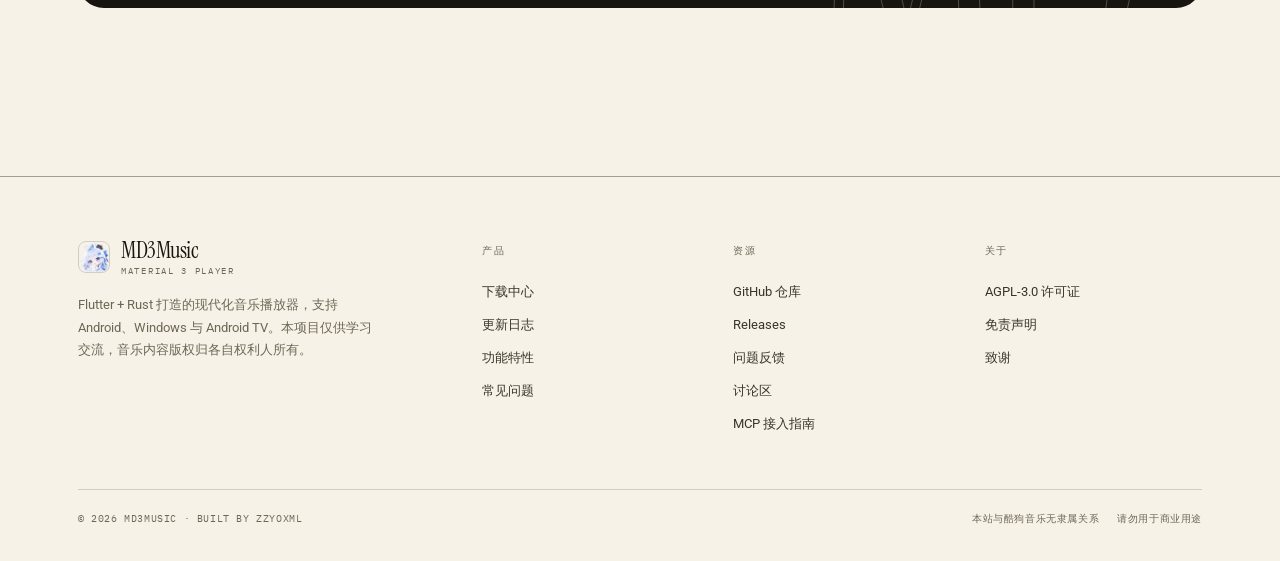
<file: download.html>
<!DOCTYPE html>
<html lang="zh-CN" data-theme="light">
<head>
<meta charset="UTF-8" />
<meta name="viewport" content="width=device-width, initial-scale=1" />
<title>下载中心 · MD3Music</title>
<meta name="description" content="下载 MD3Music 最新正式版与上一版本。提供 Android 标准版、随身听兼容版、Android TV 版与 Windows 便携版，支持 GitHub 直链与国内镜像加速。" />
<link rel="canonical" href="https://md3music.ccwu.cc/download" />
<meta name="theme-color" content="#f7f2e7" media="(prefers-color-scheme: light)" />
<meta name="theme-color" content="#121110" media="(prefers-color-scheme: dark)" />
<link rel="icon" href="assets/img/favicon-64.png" type="image/png" />
<link rel="apple-touch-icon" href="assets/img/apple-touch-icon.png" />
<link rel="stylesheet" href="assets/fonts/roboto-local.css?v=ink-9" />
<link rel="stylesheet" href="assets/style.css?v=ink-16" />
</head>
<body data-page="download">

<svg width="0" height="0" style="position:absolute" aria-hidden="true" focusable="false"><defs>
<symbol id="i-download" viewBox="0 0 24 24"><path d="M12 3v12"/><path d="m7 10 5 5 5-5"/><path d="M5 21h14"/></symbol>
<symbol id="i-smartphone" viewBox="0 0 24 24"><rect x="6" y="2" width="12" height="20" rx="3"/><path d="M11 18h2"/></symbol>
<symbol id="i-monitor" viewBox="0 0 24 24"><rect x="2" y="3" width="20" height="14" rx="2"/><path d="M8 21h8M12 17v4"/></symbol>
<symbol id="i-tv" viewBox="0 0 24 24"><rect x="2" y="7" width="20" height="14" rx="2"/><path d="m17 2-5 5-5-5"/></symbol>
<symbol id="i-package" viewBox="0 0 24 24"><path d="m12 2 9 5v10l-9 5-9-5V7Z"/><path d="m3 7 9 5 9-5M12 12v10"/></symbol>
<symbol id="i-file" viewBox="0 0 24 24"><path d="M14 3H6a2 2 0 0 0-2 2v14a2 2 0 0 0 2 2h12a2 2 0 0 0 2-2V9Z"/><path d="M14 3v6h6"/></symbol>
<symbol id="i-cloud" viewBox="0 0 24 24"><path d="M17.5 19a4.5 4.5 0 0 0 .6-8.96A6 6 0 0 0 6.2 9.4 4.5 4.5 0 0 0 7 19Z"/></symbol>
<symbol id="i-shield" viewBox="0 0 24 24"><path d="M12 3 5 6v5c0 5 3 8 7 10 4-2 7-5 7-10V6Z"/><path d="m9 12 2 2 4-4"/></symbol>
<symbol id="i-info" viewBox="0 0 24 24"><circle cx="12" cy="12" r="9"/><path d="M12 11v5M12 8h.01"/></symbol>
<symbol id="i-chevron-down" viewBox="0 0 24 24"><path d="m6 9 6 6 6-6"/></symbol>
<symbol id="i-chevron-right" viewBox="0 0 24 24"><path d="m9 6 6 6-6 6"/></symbol>
<symbol id="i-arrow-right" viewBox="0 0 24 24"><path d="M4 12h14M13 6l6 6-6 6"/></symbol>
<symbol id="i-external" viewBox="0 0 24 24"><path d="M14 4h6v6M20 4 11 13"/><path d="M18 14v5a2 2 0 0 1-2 2H5a2 2 0 0 1-2-2V8a2 2 0 0 1 2-2h5"/></symbol>
<symbol id="i-menu" viewBox="0 0 24 24"><path d="M4 7h16M4 12h16M4 17h16"/></symbol>
<symbol id="i-sun" viewBox="0 0 24 24"><circle cx="12" cy="12" r="4"/><path d="M12 2v2M12 20v2M2 12h2M20 12h2M5 5l1.5 1.5M17.5 17.5 19 19M19 5l-1.5 1.5M6.5 17.5 5 19"/></symbol>
<symbol id="i-moon" viewBox="0 0 24 24"><path d="M21 13a8.5 8.5 0 1 1-10-10 7 7 0 0 0 10 10Z"/></symbol>
<symbol id="i-check" viewBox="0 0 24 24"><path d="m5 13 4 4L19 7"/></symbol>
<symbol id="i-github" viewBox="0 0 16 16"><path fill="currentColor" stroke="none" d="M8 0C3.58 0 0 3.58 0 8c0 3.54 2.29 6.53 5.47 7.59.4.07.55-.17.55-.38 0-.19-.01-.82-.01-1.49-2.01.37-2.53-.49-2.69-.94-.09-.23-.48-.94-.82-1.13-.28-.15-.68-.52-.01-.53.63-.01 1.08.58 1.23.82.72 1.21 1.87.87 2.33.66.07-.52.28-.87.51-1.07-1.78-.2-3.64-.89-3.64-3.95 0-.87.31-1.59.82-2.15-.08-.2-.36-1.02.08-2.12 0 0 .67-.21 2.2.82.64-.18 1.32-.27 2-.27s1.36.09 2 .27c1.53-1.04 2.2-.82 2.2-.82.44 1.1.16 1.92.08 2.12.51.56.82 1.27.82 2.15 0 3.07-1.87 3.75-3.65 3.95.29.25.54.73.54 1.48 0 1.07-.01 1.93-.01 2.2 0 .21.15.46.55.38A8.01 8.01 0 0 0 16 8c0-4.42-3.58-8-8-8Z"/></symbol>
</defs></svg>

<header class="topbar">
  <div class="container">
    <a class="brand" href="/">
      <img src="assets/img/icon-256.webp" alt="MD3Music 图标" width="36" height="36" />
      <span>MD3Music<small>Material 3 Player</small></span>
    </a>
    <nav class="nav" id="nav">
      <a href="/#features">功能特性</a>
      <a href="/#screenshots">界面预览</a>
      <a href="/download" class="active" data-nav="download">下载</a>
      <a href="/changelog" data-nav="changelog">更新日志</a>
      <a href="/#faq">常见问题</a>
      <a href="https://github.com/zzyoxml/md3Music" target="_blank" rel="noopener">GitHub</a>
    </nav>
    <div class="nav-actions">
      <button class="icon-btn" data-theme-toggle aria-label="切换主题">
        <svg class="icon" id="themeIcon"><use href="#i-moon"></use></svg>
      </button>
      <a class="icon-btn" href="https://github.com/zzyoxml/md3Music" target="_blank" rel="noopener" aria-label="GitHub 仓库">
        <svg class="icon fill"><use href="#i-github"></use></svg>
      </a>
      <button class="icon-btn menu-btn" aria-controls="nav" aria-expanded="false" aria-label="打开菜单">
        <svg class="icon"><use href="#i-menu"></use></svg>
      </button>
    </div>
  </div>
</header>

<main>
  <section style="padding:64px 0 34px">
    <div class="container">
      <div class="section-head reveal" style="margin-bottom:30px">
        <span class="eyebrow"><svg class="icon" style="width:14px;height:14px"><use href="#i-download"></use></svg>下载中心</span>
        <h1>获取 <span class="text-grad">MD3Music</span></h1>
        <p>最新正式版 <span data-latest-version>v6.4.1</span>，同时提供上一个版本 <span data-previous-version>v6.4.0</span>。所有安装包均由 GitHub Actions 自动构建并发布于 GitHub Releases。</p>
      </div>

      <div class="dl-toolbar reveal">
        <div class="label"><svg class="icon"><use href="#i-cloud"></use></svg>下载线路：<span data-mirror-label>ghfast.top 镜像</span></div>
        <div class="chips">
          <button class="chip active" data-mirror="ghfast">ghfast.top<span class="badge">镜像</span></button>
          <button class="chip" data-mirror="ghproxy">gh-proxy.com<span class="badge">镜像</span></button>
          <button class="chip" data-mirror="ghnet">ghproxy.net<span class="badge">镜像</span></button>
          <button class="chip" data-mirror="github">GitHub 直连</button>
        </div>
      </div>

      <div class="note-box reveal" style="margin-bottom:26px">
        <svg class="icon"><use href="#i-info"></use></svg>
        <div>镜像节点是第三方公益加速服务，仅用于加快 GitHub 文件下载，可能随时失效；遇到异常请切换回 GitHub 直连。选择结果会保存在本机浏览器中。</div>
      </div>

      <!-- 最新版本 -->
      <div class="version-card reveal" id="android">
        <div class="vc-head">
          <span class="ver" data-latest-version>v6.4.1</span>
          <span class="badge-latest">最新版本</span>
          <span class="date" data-latest-date>2026-11-16</span>
          <div class="flags">
            <a class="chip" href="/changelog">更新内容<svg class="icon" style="width:13px;height:13px"><use href="#i-chevron-right"></use></svg></a>
          </div>
        </div>
        <div class="dl-list">
          <a class="dl-row" data-asset="standard" data-gh="https://github.com/zzyoxml/md3Music/releases/download/v6.4.1/MD3Music-6.4.1-standard-arm64-v8a.apk" href="https://github.com/zzyoxml/md3Music/releases/download/v6.4.1/MD3Music-6.4.1-standard-arm64-v8a.apk">
            <span class="ico"><svg class="icon"><use href="#i-smartphone"></use></svg></span>
            <span>
              <span class="name">MD3Music-6.4.1-standard-arm64-v8a.apk</span>
              <span class="desc">标准版 · 大多数现代 Android 手机与平板（推荐）</span>
            </span>
            <span class="size">18.3 MB</span>
            <span class="go">下载<svg class="icon"><use href="#i-download"></use></svg></span>
          </a>
          <a class="dl-row" data-asset="apple" data-gh="https://github.com/zzyoxml/md3Music/releases/download/v6.4.1/MD3Music-6.4.1-apple-music-arm64-v8a.apk" href="https://github.com/zzyoxml/md3Music/releases/download/v6.4.1/MD3Music-6.4.1-apple-music-arm64-v8a.apk">
            <span class="ico"><svg class="icon"><use href="#i-smartphone"></use></svg></span>
            <span>
              <span class="name">MD3Music-6.4.1-apple-music-arm64-v8a.apk</span>
              <span class="desc">随身听兼容版 · Vivo 原子随身听（包名 com.apple.android.music，不含 3D 封面）</span>
            </span>
            <span class="size">18.3 MB</span>
            <span class="go">下载<svg class="icon"><use href="#i-download"></use></svg></span>
          </a>
          <a class="dl-row" data-asset="tv64" data-gh="https://github.com/zzyoxml/md3Music/releases/download/v6.4.1/MD3Music-6.4.1-tv-arm64-v8a.apk" href="https://github.com/zzyoxml/md3Music/releases/download/v6.4.1/MD3Music-6.4.1-tv-arm64-v8a.apk">
            <span class="ico"><svg class="icon"><use href="#i-tv"></use></svg></span>
            <span>
              <span class="name">MD3Music-6.4.1-tv-arm64-v8a.apk</span>
              <span class="desc">TV 版 · Android TV 64 位（D-pad 遥控导航，Skia 渲染）</span>
            </span>
            <span class="size">18.1 MB</span>
            <span class="go">下载<svg class="icon"><use href="#i-download"></use></svg></span>
          </a>
          <a class="dl-row" data-asset="tv32" data-gh="https://github.com/zzyoxml/md3Music/releases/download/v6.4.1/MD3Music-6.4.1-tv-armeabi-v7a.apk" href="https://github.com/zzyoxml/md3Music/releases/download/v6.4.1/MD3Music-6.4.1-tv-armeabi-v7a.apk">
            <span class="ico"><svg class="icon"><use href="#i-tv"></use></svg></span>
            <span>
              <span class="name">MD3Music-6.4.1-tv-armeabi-v7a.apk</span>
              <span class="desc">TV 版 · Android TV 32 位（适用于老旧电视盒子）</span>
            </span>
            <span class="size">17.6 MB</span>
            <span class="go">下载<svg class="icon"><use href="#i-download"></use></svg></span>
          </a>
          <a class="dl-row" data-asset="windows" data-gh="https://github.com/zzyoxml/md3Music/releases/download/v6.4.1/md3music-windows-6.4.1.zip" href="https://github.com/zzyoxml/md3Music/releases/download/v6.4.1/md3music-windows-6.4.1.zip">
            <span class="ico"><svg class="icon"><use href="#i-monitor"></use></svg></span>
            <span>
              <span class="name">md3music-windows-6.4.1.zip</span>
              <span class="desc">Windows 便携版 · 解压后运行 md3music.exe，自带 VC++ 运行库</span>
            </span>
            <span class="size">30.8 MB</span>
            <span class="go">下载<svg class="icon"><use href="#i-download"></use></svg></span>
          </a>
          <a class="dl-row dev-only" data-asset="symbols" data-gh="https://github.com/zzyoxml/md3Music/releases/download/v6.4.1/MD3Music-6.4.1-symbols.zip" href="https://github.com/zzyoxml/md3Music/releases/download/v6.4.1/MD3Music-6.4.1-symbols.zip">
            <span class="ico"><svg class="icon"><use href="#i-file"></use></svg></span>
            <span>
              <span class="name">MD3Music-6.4.1-symbols.zip</span>
              <span class="desc">混淆符号表 · 仅供开发者用 flutter symbolize 还原崩溃堆栈</span>
            </span>
            <span class="size">10.0 MB</span>
            <span class="go">下载<svg class="icon"><use href="#i-download"></use></svg></span>
          </a>
        </div>
      </div>

      <div class="reveal" style="display:flex;justify-content:flex-end;margin:-8px 0 30px">
        <button class="dev-toggle" data-dev-toggle aria-expanded="false">
          <svg class="icon"><use href="#i-chevron-right"></use></svg>
          <span class="txt">显示开发者文件（Symbols）</span>
        </button>
      </div>

      <!-- 上一版本 -->
      <div class="version-card reveal" id="previous">
        <div class="vc-head">
          <span class="ver" data-previous-version>v6.4.0</span>
          <span class="badge-plain">上一版本</span>
          <span class="date" data-previous-date>2026-11-15</span>
          <div class="flags">
            <a class="chip" href="/changelog#v640" data-previous-log>更新内容<svg class="icon" style="width:13px;height:13px"><use href="#i-chevron-right"></use></svg></a>
          </div>
        </div>
        <div class="dl-list">
          <a class="dl-row" data-asset="standard" data-gh="https://github.com/zzyoxml/md3Music/releases/download/v6.4.0/MD3Music-6.4.0-standard-arm64-v8a.apk" href="https://github.com/zzyoxml/md3Music/releases/download/v6.4.0/MD3Music-6.4.0-standard-arm64-v8a.apk">
            <span class="ico"><svg class="icon"><use href="#i-smartphone"></use></svg></span>
            <span>
              <span class="name">MD3Music-6.4.0-standard-arm64-v8a.apk</span>
              <span class="desc">标准版 · 大多数现代 Android 手机与平板</span>
            </span>
            <span class="size">18.3 MB</span>
            <span class="go">下载<svg class="icon"><use href="#i-download"></use></svg></span>
          </a>
          <a class="dl-row" data-asset="apple" data-gh="https://github.com/zzyoxml/md3Music/releases/download/v6.4.0/MD3Music-6.4.0-apple-music-arm64-v8a.apk" href="https://github.com/zzyoxml/md3Music/releases/download/v6.4.0/MD3Music-6.4.0-apple-music-arm64-v8a.apk">
            <span class="ico"><svg class="icon"><use href="#i-smartphone"></use></svg></span>
            <span>
              <span class="name">MD3Music-6.4.0-apple-music-arm64-v8a.apk</span>
              <span class="desc">随身听兼容版 · Vivo 原子随身听（不含 3D 封面）</span>
            </span>
            <span class="size">18.3 MB</span>
            <span class="go">下载<svg class="icon"><use href="#i-download"></use></svg></span>
          </a>
          <a class="dl-row" data-asset="tv64" data-gh="https://github.com/zzyoxml/md3Music/releases/download/v6.4.0/MD3Music-6.4.0-tv-arm64-v8a.apk" href="https://github.com/zzyoxml/md3Music/releases/download/v6.4.0/MD3Music-6.4.0-tv-arm64-v8a.apk">
            <span class="ico"><svg class="icon"><use href="#i-tv"></use></svg></span>
            <span>
              <span class="name">MD3Music-6.4.0-tv-arm64-v8a.apk</span>
              <span class="desc">TV 版 · Android TV 64 位</span>
            </span>
            <span class="size">18.1 MB</span>
            <span class="go">下载<svg class="icon"><use href="#i-download"></use></svg></span>
          </a>
          <a class="dl-row" data-asset="tv32" data-gh="https://github.com/zzyoxml/md3Music/releases/download/v6.4.0/MD3Music-6.4.0-tv-armeabi-v7a.apk" href="https://github.com/zzyoxml/md3Music/releases/download/v6.4.0/MD3Music-6.4.0-tv-armeabi-v7a.apk">
            <span class="ico"><svg class="icon"><use href="#i-tv"></use></svg></span>
            <span>
              <span class="name">MD3Music-6.4.0-tv-armeabi-v7a.apk</span>
              <span class="desc">TV 版 · Android TV 32 位</span>
            </span>
            <span class="size">17.6 MB</span>
            <span class="go">下载<svg class="icon"><use href="#i-download"></use></svg></span>
          </a>
          <a class="dl-row" data-asset="windows" data-gh="https://github.com/zzyoxml/md3Music/releases/download/v6.4.0/md3music-windows-6.4.0.zip" href="https://github.com/zzyoxml/md3Music/releases/download/v6.4.0/md3music-windows-6.4.0.zip">
            <span class="ico"><svg class="icon"><use href="#i-monitor"></use></svg></span>
            <span>
              <span class="name">md3music-windows-6.4.0.zip</span>
              <span class="desc">Windows 便携版 · 解压后运行 md3music.exe</span>
            </span>
            <span class="size">30.7 MB</span>
            <span class="go">下载<svg class="icon"><use href="#i-download"></use></svg></span>
          </a>
          <a class="dl-row dev-only" data-asset="symbols" data-gh="https://github.com/zzyoxml/md3Music/releases/download/v6.4.0/MD3Music-6.4.0-symbols.zip" href="https://github.com/zzyoxml/md3Music/releases/download/v6.4.0/MD3Music-6.4.0-symbols.zip">
            <span class="ico"><svg class="icon"><use href="#i-file"></use></svg></span>
            <span>
              <span class="name">MD3Music-6.4.0-symbols.zip</span>
              <span class="desc">混淆符号表 · 仅供开发者使用</span>
            </span>
            <span class="size">10.0 MB</span>
            <span class="go">下载<svg class="icon"><use href="#i-download"></use></svg></span>
          </a>
        </div>
      </div>

      <p class="reveal" style="font-size:13px;color:var(--muted);text-align:center;margin:0">
        需要更早的版本？请访问
        <a href="https://github.com/zzyoxml/md3Music/releases" target="_blank" rel="noopener" style="color:var(--primary);font-weight:600">GitHub Releases</a>
        查看完整发布历史。
      </p>
    </div>
  </section>

  <!-- 系统要求 -->
  <section style="padding-top:24px" id="requirements">
    <div class="container">
      <div class="section-head reveal">
        <span class="eyebrow"><svg class="icon" style="width:14px;height:14px"><use href="#i-check"></use></svg>系统要求</span>
        <h2>安装前的<span class="text-grad">确认</span></h2>
      </div>
      <div class="card reveal" style="overflow:hidden">
        <table class="spec-table">
          <thead>
            <tr><th>平台</th><th>系统版本</th><th>安装包 / 说明</th></tr>
          </thead>
          <tbody>
            <tr>
              <td>Android 手机 / 平板</td>
              <td>Android 7.0 及以上，arm64-v8a</td>
              <td>标准版 APK；建议预留约 200 MB 存储空间</td>
            </tr>
            <tr>
              <td>Android TV / 车机</td>
              <td>Android TV 7.0 及以上</td>
              <td>TV 版 APK，按设备架构选择 64 位或 32 位</td>
            </tr>
            <tr>
              <td>Windows 桌面</td>
              <td>Windows 10 / 11 x64</td>
              <td>ZIP 便携版，解压即用，无需安装</td>
            </tr>
            <tr>
              <td>Vivo 原子随身听</td>
              <td>Android 7.0 及以上，arm64-v8a</td>
              <td>随身听兼容版 APK（包名与原版不同，可与标准版共存）</td>
            </tr>
          </tbody>
        </table>
      </div>
    </div>
  </section>

  <!-- 安装说明 -->
  <section style="padding-top:24px">
    <div class="container">
      <div class="section-head reveal">
        <span class="eyebrow"><svg class="icon" style="width:14px;height:14px"><use href="#i-package"></use></svg>安装指南</span>
        <h2>三步开始<span class="text-grad">聆听</span></h2>
      </div>
      <div class="grid-features">
        <article class="feature reveal">
          <div class="ico"><svg class="icon"><use href="#i-smartphone"></use></svg></div>
          <h3>Android / TV 安装</h3>
          <p>下载对应 APK 后点击安装，如提示「禁止安装未知应用」，在系统设置中为本浏览器或文件管理器授予安装权限即可。升级时可覆盖安装，账号与本地数据会保留。</p>
        </article>
        <article class="feature reveal">
          <div class="ico"><svg class="icon"><use href="#i-monitor"></use></svg></div>
          <h3>Windows 安装</h3>
          <p>将 ZIP 解压到任意目录（不建议放在系统保护目录），双击 <code>md3music.exe</code> 启动。程序为便携版，删除目录即可卸载，配置与缓存保存在用户目录。</p>
        </article>
        <article class="feature reveal">
          <div class="ico"><svg class="icon"><use href="#i-shield"></use></svg></div>
          <h3>安全提示</h3>
          <p>请仅从本页或项目 GitHub Releases 下载安装包。第三方站点重新打包的安装包可能被篡改，存在账号与数据安全风险。</p>
        </article>
      </div>

      <div class="note-box warn reveal" style="margin-top:24px">
        <svg class="icon"><use href="#i-info"></use></svg>
        <div>MD3Music 为开源学习项目，不提供任何音乐内容的分发服务，播放内容版权归各自权利人所有。请支持正版音乐。</div>
      </div>
    </div>
  </section>

  <section style="padding-top:0">
    <div class="container">
      <div class="cta-band reveal">
        <h2>想了解改了什么？</h2>
        <p>查看 <span data-latest-version>v6.4.1</span> 与 <span data-previous-version>v6.4.0</span> 的完整更新内容，或直接前往 GitHub 查看提交记录。</p>
        <a class="btn btn-light btn-lg" href="/changelog">查看更新日志</a>
        <a class="btn btn-ghost-light btn-lg" href="https://github.com/zzyoxml/md3Music/releases" target="_blank" rel="noopener" style="margin-left:8px">
          <svg class="icon"><use href="#i-external"></use></svg>GitHub Releases
        </a>
      </div>
    </div>
  </section>
</main>

<footer>
  <div class="container">
    <div class="foot-grid">
      <div class="foot-brand">
        <a class="brand" href="/">
          <img src="assets/img/icon-256.webp" alt="MD3Music 图标" width="36" height="36" />
          <span>MD3Music<small>Material 3 Player</small></span>
        </a>
        <p>Flutter + Rust 打造的现代化音乐播放器，支持 Android、Windows 与 Android TV。本项目仅供学习交流，音乐内容版权归各自权利人所有。</p>
      </div>
      <div class="foot-col">
        <h5>产品</h5>
        <a href="/download">下载中心</a>
        <a href="/changelog">更新日志</a>
        <a href="/#features">功能特性</a>
        <a href="/#faq">常见问题</a>
      </div>
      <div class="foot-col">
        <h5>资源</h5>
        <a href="https://github.com/zzyoxml/md3Music" target="_blank" rel="noopener">GitHub 仓库</a>
        <a href="https://github.com/zzyoxml/md3Music/releases" target="_blank" rel="noopener">Releases</a>
        <a href="https://github.com/zzyoxml/md3Music/issues" target="_blank" rel="noopener">问题反馈</a>
        <a href="https://github.com/zzyoxml/md3Music/discussions" target="_blank" rel="noopener">讨论区</a>
        <a href="https://github.com/zzyoxml/md3Music/blob/rust-local-force/MCP_GUIDE.md" target="_blank" rel="noopener">MCP 接入指南</a>
      </div>
      <div class="foot-col">
        <h5>关于</h5>
        <a href="https://github.com/zzyoxml/md3Music/blob/rust-local-force/LICENSE" target="_blank" rel="noopener">AGPL-3.0 许可证</a>
        <a href="https://github.com/zzyoxml/md3Music/blob/rust-local-force/DISCLAIMER.md" target="_blank" rel="noopener">免责声明</a>
        <a href="https://github.com/zzyoxml/md3Music#-致谢" target="_blank" rel="noopener">致谢</a>
      </div>
    </div>
    <div class="foot-bottom">
      <span>© <span data-year>2026</span> MD3Music · Built by zzyoxml</span>
      <span class="links">
        <span>本站与酷狗音乐无隶属关系</span>
        <span>请勿用于商业用途</span>
      </span>
    </div>
  </div>
</footer>

<button class="fab" id="toTop" aria-label="回到顶部" title="回到顶部">
  <svg class="icon"><use href="#i-chevron-down"></use></svg>
</button>

<script src="assets/app.js?v=ink-9"></script>
</body>
</html>
</file>
<file: assets/fonts/roboto-local.css>
@font-face{font-family:'Roboto';font-style:normal;font-weight:400;font-display:swap;src:url('./roboto-400.woff') format('woff');unicode-range:U+0000-00FF,U+0131,U+0152-0153,U+02BB-02BC,U+02C6,U+02DA,U+02DC,U+2000-206F,U+2074,U+20AC,U+2122,U+2191,U+2193,U+2212,U+2215,U+FEFF,U+FFFD;}
@font-face{font-family:'Roboto';font-style:normal;font-weight:500;font-display:swap;src:url('./roboto-500.woff') format('woff');unicode-range:U+0000-00FF,U+0131,U+0152-0153,U+02BB-02BC,U+02C6,U+02DA,U+02DC,U+2000-206F,U+2074,U+20AC,U+2122,U+2191,U+2193,U+2212,U+2215,U+FEFF,U+FFFD;}
@font-face{font-family:'Roboto';font-style:normal;font-weight:700;font-display:swap;src:url('./roboto-700.woff') format('woff');unicode-range:U+0000-00FF,U+0131,U+0152-0153,U+02BB-02BC,U+02C6,U+02DA,U+02DC,U+2000-206F,U+2074,U+20AC,U+2122,U+2191,U+2193,U+2212,U+2215,U+FEFF,U+FFFD;}
</file>
<file: assets/style.css>
/* MD3Music · 纸张与墨
   编辑式排版 + Material 3 组件语言
   暖白纸面 / 墨色正文 / 单一钴蓝强调 / 发丝线 / 大号衬线数字 */

@font-face {
  font-family: "Instrument Serif";
  font-style: normal;
  font-weight: 400;
  font-display: swap;
  src: url("fonts/instrument-serif.woff2") format("woff2");
}
@font-face {
  font-family: "Instrument Serif";
  font-style: italic;
  font-weight: 400;
  font-display: swap;
  src: url("fonts/instrument-serif-italic.woff2") format("woff2");
}
@font-face {
  font-family: "IBM Plex Mono";
  font-style: normal;
  font-weight: 400;
  font-display: swap;
  src: url("fonts/plex-mono-400.woff2") format("woff2");
}
@font-face {
  font-family: "IBM Plex Mono";
  font-style: normal;
  font-weight: 500;
  font-display: swap;
  src: url("fonts/plex-mono-500.woff2") format("woff2");
}

:root {
  /* 纸与墨 */
  --paper: #f7f2e7;
  --paper-1: #f1eadb;
  --paper-2: #eae1cf;
  --paper-3: #e2d7c2;
  --ink: #17150f;
  --ink-2: #3a3529;
  --muted: #6d6757;
  --rule: rgba(23, 21, 15, 0.16);
  --rule-strong: rgba(23, 21, 15, 0.38);

  /* 单一强调色：钴蓝 */
  --cobalt: #1f3be0;
  --cobalt-deep: #142bb0;
  --terracotta: #a8452a;
  --success: #2e6b3e;

  /* Material 3 语义色映射 */
  --primary: var(--cobalt);
  --on-primary: #ffffff;
  --primary-container: #dee3ff;
  --on-primary-container: #0a1a66;
  --secondary: #5c5443;
  --on-secondary: #ffffff;
  --secondary-container: #e9e0ce;
  --on-secondary-container: #2b2418;
  --tertiary: #8c3b22;
  --on-tertiary: #ffffff;
  --tertiary-container: #f3dcd2;
  --on-tertiary-container: #5c1d0e;
  --error: #a32a1d;
  --error-container: #f6dcd7;
  --on-error-container: #4a0f08;

  --bg: var(--paper);
  --surface: var(--paper);
  --surface-1: var(--paper-1);
  --surface-2: var(--paper-2);
  --surface-3: var(--paper-3);
  --surface-4: var(--paper-3);

  --text: var(--ink);
  --text-2: var(--ink-2);
  --outline: var(--ink-2);
  --outline-variant: var(--rule-strong);
  --hairline: var(--rule);
  --state-hover: color-mix(in srgb, var(--ink) 5%, transparent);
  --state-press: color-mix(in srgb, var(--ink) 9%, transparent);

  /* 海拔：暖色、极浅 */
  --elev-1: 0 1px 2px rgba(23, 21, 15, 0.06), 0 1px 3px rgba(23, 21, 15, 0.04);
  --elev-2: 0 2px 6px rgba(23, 21, 15, 0.08), 0 10px 24px -18px rgba(23, 21, 15, 0.35);
  --elev-3: 0 18px 40px -30px rgba(23, 21, 15, 0.55), 0 2px 6px rgba(23, 21, 15, 0.06);
  --shadow-sm: var(--elev-1);
  --shadow-md: var(--elev-2);
  --shadow-lg: var(--elev-3);

  --radius-xs: 6px;
  --radius-sm: 10px;
  --radius: 14px;
  --radius-lg: 20px;
  --radius-xl: 26px;

  --ease: cubic-bezier(0.2, 0, 0, 1);
  --ease-emph: cubic-bezier(0.05, 0.7, 0.1, 1);

  --serif: "Instrument Serif", "Songti SC", "Noto Serif SC", "Source Han Serif SC", Georgia, serif;
  --mono: "IBM Plex Mono", ui-monospace, SFMono-Regular, Menlo, Consolas, monospace;
  --sans: "Roboto", "PingFang SC", "HarmonyOS Sans SC", "Hiragino Sans GB", "Microsoft YaHei",
    "Noto Sans SC", system-ui, sans-serif;

  --nav-h: 72px;
  --max: 1180px;
  --cta-bg: var(--ink);
  --cta-fg: var(--paper);
  color-scheme: light;
}

[data-theme="dark"] {
  --paper: #121110;
  --paper-1: #191713;
  --paper-2: #211e18;
  --paper-3: #2a261e;
  --ink: #ede6d8;
  --ink-2: #cec6b5;
  --muted: #9a9180;
  --rule: rgba(237, 230, 216, 0.15);
  --rule-strong: rgba(237, 230, 216, 0.36);

  --cobalt: #8fa4ff;
  --cobalt-deep: #b3c1ff;
  --terracotta: #d98a6c;
  --success: #6dd58c;

  --primary: var(--cobalt);
  --on-primary: #0b1440;
  --primary-container: #1d2a63;
  --on-primary-container: #dee3ff;
  --secondary: #c9c0ae;
  --on-secondary: #1b1813;
  --secondary-container: #2a251c;
  --on-secondary-container: #e9e0ce;
  --tertiary: #e2a992;
  --on-tertiary: #3a1408;
  --tertiary-container: #4a2014;
  --on-tertiary-container: #f3dcd2;
  --error: #f0a89e;
  --error-container: #4d150d;
  --on-error-container: #f6dcd7;

  --bg: var(--paper);
  --surface: var(--paper);
  --surface-1: var(--paper-1);
  --surface-2: var(--paper-2);
  --surface-3: var(--paper-3);
  --surface-4: var(--paper-3);

  --text: var(--ink);
  --text-2: var(--ink-2);
  --outline: var(--ink-2);
  --outline-variant: var(--rule-strong);
  --hairline: var(--rule);
  --state-hover: color-mix(in srgb, var(--ink) 8%, transparent);
  --state-press: color-mix(in srgb, var(--ink) 12%, transparent);

  --elev-1: 0 1px 2px rgba(0, 0, 0, 0.5);
  --elev-2: 0 2px 8px rgba(0, 0, 0, 0.55);
  --elev-3: 0 18px 44px -28px rgba(0, 0, 0, 0.9);
  --cta-bg: #e9e2d3;
  --cta-fg: #17150f;
  color-scheme: dark;
}

* { box-sizing: border-box; }

html {
  scroll-behavior: smooth;
  scroll-padding-top: calc(var(--nav-h) + 28px);
  background: var(--paper);
}

body {
  margin: 0;
  font-family: var(--sans);
  font-size: 16px;
  background: var(--paper);
  color: var(--ink);
  line-height: 1.7;
  -webkit-font-smoothing: antialiased;
  text-rendering: optimizeLegibility;
  overflow-x: hidden;
}

/* 纸张颗粒 */
body::before {
  content: "";
  position: fixed;
  inset: 0;
  z-index: 120;
  pointer-events: none;
  opacity: 0.042;
  mix-blend-mode: multiply;
  background-image: url("data:image/svg+xml,%3Csvg xmlns='http://www.w3.org/2000/svg' width='180' height='180'%3E%3Cfilter id='n'%3E%3CfeTurbulence type='fractalNoise' baseFrequency='0.82' numOctaves='4' stitchTiles='stitch'/%3E%3C/filter%3E%3Crect width='180' height='180' filter='url(%23n)'/%3E%3C/svg%3E");
  background-size: 180px 180px;
}
[data-theme="dark"] body::before {
  mix-blend-mode: screen;
  opacity: 0.05;
}

img { max-width: 100%; height: auto; display: block; }
a { color: inherit; text-decoration: none; }
button { font: inherit; color: inherit; }
::selection { background: color-mix(in srgb, var(--cobalt) 24%, transparent); }

:focus-visible {
  outline: 2px solid var(--cobalt);
  outline-offset: 3px;
  border-radius: 4px;
}

.container { width: 100%; max-width: var(--max); margin: 0 auto; padding: 0 28px; }
.icon { width: 1em; height: 1em; stroke: currentColor; fill: none; stroke-width: 1.6; stroke-linecap: round; stroke-linejoin: round; flex: none; }
.icon.fill { fill: currentColor; stroke: none; }
.sr-only { position: absolute; width: 1px; height: 1px; padding: 0; margin: -1px; overflow: hidden; clip: rect(0 0 0 0); white-space: nowrap; border: 0; }

code {
  font-family: var(--mono);
  font-size: 0.86em;
  padding: 2px 6px;
  border-radius: 4px;
  background: var(--paper-2);
  border: 1px solid var(--rule);
  color: var(--ink);
}

/* ---------- 顶部应用栏 ---------- */
.topbar {
  position: sticky;
  top: 0;
  z-index: 80;
  height: var(--nav-h);
  display: flex;
  align-items: center;
  background: color-mix(in srgb, var(--paper) 86%, transparent);
  backdrop-filter: saturate(150%) blur(16px);
  -webkit-backdrop-filter: saturate(150%) blur(16px);
  border-bottom: 1px solid var(--rule);
  transition: background 0.25s var(--ease), border-color 0.25s var(--ease);
}
.topbar.scrolled {
  background: color-mix(in srgb, var(--paper) 97%, transparent);
  border-bottom-color: var(--rule-strong);
}
.topbar .container { display: flex; align-items: center; gap: 18px; }

.brand {
  display: flex;
  align-items: center;
  gap: 11px;
  font-family: var(--serif);
  font-size: 23px;
  line-height: 1;
  letter-spacing: -0.02em;
}
.brand img { width: 32px; height: 32px; border-radius: 8px; border: 1px solid var(--rule); }
.brand > span { display: flex; flex-direction: column; gap: 5px; padding-top: 2px; }
.brand span small {
  font-family: var(--mono);
  font-size: 8.5px;
  font-weight: 400;
  letter-spacing: 0.2em;
  color: var(--muted);
  text-transform: uppercase;
  line-height: 1;
}

.nav { display: flex; align-items: center; gap: 1px; margin-left: auto; }
.nav a {
  display: inline-flex;
  align-items: center;
  height: 36px;
  padding: 0 13px;
  border-radius: 999px;
  font-size: 13px;
  font-weight: 500;
  letter-spacing: 0.01em;
  color: var(--ink-2);
  transition: background 0.2s var(--ease), color 0.2s var(--ease);
}
.nav a:hover { background: var(--state-hover); color: var(--ink); }
.nav a:active { background: var(--state-press); }
.nav a.active { background: var(--ink); color: var(--paper); }

.nav-actions { display: flex; align-items: center; gap: 2px; margin-left: 2px; }
.icon-btn {
  display: inline-flex;
  align-items: center;
  justify-content: center;
  width: 38px;
  height: 38px;
  border-radius: 50%;
  border: 0;
  background: transparent;
  color: var(--ink-2);
  cursor: pointer;
  transition: background 0.2s var(--ease), color 0.2s var(--ease);
}
.icon-btn:hover { background: var(--state-hover); color: var(--ink); }
.icon-btn:active { background: var(--state-press); }
.icon-btn svg { width: 19px; height: 19px; }
.menu-btn { display: none; }

/* ---------- 按钮（M3 common buttons·药丸形） ---------- */
.btn {
  display: inline-flex;
  align-items: center;
  justify-content: center;
  gap: 9px;
  height: 46px;
  padding: 0 23px;
  border-radius: 999px;
  border: 1px solid transparent;
  font-size: 14px;
  font-weight: 500;
  letter-spacing: 0.02em;
  cursor: pointer;
  white-space: nowrap;
  transition: background 0.2s var(--ease), color 0.2s var(--ease),
    border-color 0.2s var(--ease), box-shadow 0.2s var(--ease), transform 0.18s var(--ease);
}
.btn svg { width: 17px; height: 17px; }
.btn:active { transform: scale(0.98); }
.btn-primary { background: var(--cobalt); color: #fff; }
.btn-primary:hover { background: var(--cobalt-deep); box-shadow: var(--elev-2); }
[data-theme="dark"] .btn-primary { color: #0b1440; }
.btn-tonal { background: var(--primary-container); color: var(--on-primary-container); }
.btn-tonal:hover { background: color-mix(in srgb, var(--primary-container) 88%, var(--cobalt)); }
.btn-outline { background: transparent; border-color: var(--rule-strong); color: var(--ink); }
.btn-outline:hover { background: var(--state-hover); border-color: var(--ink-2); }
.btn-ghost { background: transparent; color: var(--cobalt); padding: 0 10px; }
.btn-ghost:hover { background: var(--state-hover); }
.btn-sm { height: 34px; padding: 0 15px; font-size: 12.5px; }
.btn-lg { height: 52px; padding: 0 26px; font-size: 15px; }

/* ---------- 区块 ---------- */
main { counter-reset: secnum; }
section { padding: 92px 0; position: relative; }
main section { counter-increment: secnum; }
main section.hero { counter-increment: none; }

.section-head {
  position: relative;
  display: grid;
  grid-template-columns: 96px minmax(0, 1fr);
  column-gap: 28px;
  text-align: left;
  max-width: none;
  margin: 0 0 54px;
  padding-top: 26px;
  border-top: 1px solid var(--rule-strong);
}
.section-head::before {
  content: counter(secnum, decimal-leading-zero);
  grid-column: 1;
  grid-row: 1 / span 3;
  font-family: var(--serif);
  font-size: 76px;
  line-height: 0.7;
  letter-spacing: -0.04em;
  color: var(--ink);
  translate: 0 2px;
}
.eyebrow {
  grid-column: 2;
  justify-self: start;
  display: inline-flex;
  align-items: center;
  gap: 7px;
  margin: 0 0 16px;
  padding: 0;
  background: none;
  border-radius: 0;
  color: var(--cobalt);
  font-family: var(--mono);
  font-size: 10.5px;
  font-weight: 500;
  letter-spacing: 0.22em;
  text-transform: uppercase;
}
.eyebrow svg { width: 13px; height: 13px; }

h1, h2, h3, h4 { margin: 0; font-weight: 700; line-height: 1.16; letter-spacing: -0.03em; }
h2 { font-size: clamp(30px, 4.2vw, 52px); line-height: 1.05; letter-spacing: -0.04em; }
.section-head h2, .section-head h1 { grid-column: 2; max-width: 20ch; }
.section-head h1 { font-size: clamp(30px, 4.2vw, 52px); line-height: 1.05; letter-spacing: -0.04em; }
.section-head p {
  grid-column: 2;
  margin: 18px 0 0;
  max-width: 54ch;
  font-size: 15px;
  color: var(--ink-2);
  line-height: 1.75;
}
.text-grad {
  color: var(--cobalt);
  background: linear-gradient(to top, color-mix(in srgb, var(--cobalt) 20%, transparent) 0.16em, transparent 0.16em);
}
[data-theme="dark"] .text-grad {
  background: linear-gradient(to top, color-mix(in srgb, var(--cobalt) 26%, transparent) 0.16em, transparent 0.16em);
}

/* ---------- Hero ---------- */
.hero { padding: 34px 0 10px; overflow: hidden; }
.hero .container { display: block; }

.hero-kicker {
  display: flex;
  flex-wrap: wrap;
  justify-content: space-between;
  gap: 10px 24px;
  padding-bottom: 13px;
  border-bottom: 1px solid var(--rule-strong);
  font-family: var(--mono);
  font-size: 10px;
  letter-spacing: 0.16em;
  text-transform: uppercase;
  color: var(--muted);
}
.hero-kicker span:nth-child(2) { color: var(--ink-2); }

.hero-inner {
  display: grid;
  grid-template-columns: minmax(0, 1.06fr) minmax(0, 0.94fr);
  gap: 44px;
  align-items: center;
  padding-top: 42px;
}
.hero-copy, .hero-visual { min-width: 0; }

.pill {
  display: inline-flex;
  align-items: center;
  gap: 10px;
  padding: 5px 14px 5px 6px;
  background: transparent;
  border: 1px solid var(--rule-strong);
  border-radius: 999px;
  font-family: var(--mono);
  font-size: 10.5px;
  letter-spacing: 0.1em;
  text-transform: uppercase;
  color: var(--ink-2);
}
.pill .tag {
  background: var(--cobalt);
  color: #fff;
  font-weight: 500;
  font-size: 10px;
  letter-spacing: 0.08em;
  padding: 2px 9px;
  border-radius: 999px;
}
[data-theme="dark"] .pill .tag { color: #0b1440; }
.pill .dot { width: 6px; height: 6px; border-radius: 50%; background: var(--terracotta); }

.hero h1 {
  font-family: var(--serif);
  font-size: clamp(64px, 10.4vw, 132px);
  font-weight: 400;
  line-height: 0.9;
  letter-spacing: -0.045em;
  margin: 26px 0 0;
}
.hero h1 .text-grad {
  font-style: italic;
  background: none;
  color: var(--cobalt);
  letter-spacing: -0.03em;
}
.hero h1 .sub {
  display: block;
  font-family: var(--sans);
  font-size: clamp(12px, 1.4vw, 14px);
  font-weight: 500;
  letter-spacing: 0.34em;
  line-height: 1.6;
  color: var(--ink-2);
  margin-top: 28px;
  text-transform: none;
}
.hero p.lead {
  font-size: 15.5px;
  color: var(--ink-2);
  margin: 24px 0 0;
  max-width: 48ch;
  line-height: 1.8;
}
.hero p.lead strong { color: var(--ink); font-weight: 700; }
.hero-cta { display: flex; flex-wrap: wrap; align-items: center; gap: 10px; margin-top: 32px; }
.hero-meta {
  display: flex;
  flex-wrap: wrap;
  gap: 8px 22px;
  margin-top: 26px;
  padding-top: 18px;
  border-top: 1px solid var(--rule);
  font-family: var(--mono);
  font-size: 10.5px;
  letter-spacing: 0.08em;
  text-transform: uppercase;
  color: var(--muted);
}
.hero-meta span { display: inline-flex; align-items: center; gap: 7px; }
.hero-meta svg { width: 14px; height: 14px; color: var(--cobalt); }

.hero-visual {
  position: relative;
  min-height: 540px;
  display: flex;
  align-items: center;
  justify-content: center;
}
.hero-visual::before {
  content: "MD3";
  position: absolute;
  inset: 50% auto auto 50%;
  translate: -54% -50%;
  font-family: var(--serif);
  font-size: clamp(230px, 24vw, 330px);
  line-height: 0.7;
  letter-spacing: -0.05em;
  color: transparent;
  -webkit-text-stroke: 1px var(--rule);
  pointer-events: none;
  user-select: none;
}
.glow { display: none; }

.shot {
  position: relative;
  display: flex;
  flex-direction: column;
  background: var(--paper-1);
  border-radius: 26px;
  padding: 9px 9px 0;
  box-shadow: 22px 26px 64px -50px rgba(23, 21, 15, 0.6);
  overflow: visible;
  cursor: pointer;
  --lift: 0px;
  transition: transform 0.42s var(--ease-emph), box-shadow 0.42s var(--ease), opacity 0.3s;
}
.shot:hover { box-shadow: 26px 30px 70px -46px rgba(23, 21, 15, 0.72); }
.shot:focus-visible { outline-offset: 3px; border-radius: 26px; }
.shot img { border-radius: 18px; }
.shot-main { width: min(272px, 92%); z-index: 2; transform: translateY(var(--lift)) rotate(-1.8deg); }
.shot-back {
  position: absolute;
  width: min(214px, 72%);
  right: 0;
  top: 8%;
  z-index: 1;
  transform: translateY(var(--lift)) rotate(3.4deg);
  opacity: 0.98;
}
.shot.is-front { z-index: 5; --lift: -8px; opacity: 1; }
.shot.is-front .shot-cap { color: var(--ink); }
.shot-back::after { display: none; }
.shot-cap {
  display: block;
  padding: 9px 4px 10px;
  font-family: var(--mono);
  font-size: 9.5px;
  letter-spacing: 0.12em;
  text-transform: uppercase;
  color: var(--muted);
}
.shot-back .shot-cap { text-align: right; padding-right: 4px; }

@media (min-width: 1200px) {
  .hero-inner { grid-template-columns: 1.02fr 0.98fr; }
  .shot-main { width: min(350px, 94%); }
  .shot-back { width: min(290px, 76%); }
}

/* ---------- 平台条 ---------- */
.platform-strip { padding: 0; margin-top: 26px; }
.platform-strip .row {
  display: flex;
  flex-wrap: wrap;
  align-items: center;
  justify-content: flex-start;
  gap: 0;
  padding: 14px 0;
  background: transparent;
  border: 0;
  border-top: 1px solid var(--rule-strong);
  border-bottom: 1px solid var(--rule);
  border-radius: 0;
  color: var(--muted);
  font-family: var(--mono);
  font-size: 10px;
  font-weight: 400;
  letter-spacing: 0.1em;
  text-transform: uppercase;
}
.platform-strip .row span {
  display: inline-flex;
  align-items: center;
  gap: 7px;
  padding: 0 18px;
  border-right: 1px solid var(--rule);
}
.platform-strip .row span:first-child { padding-left: 0; }
.platform-strip .row span:last-child { border-right: 0; }
.platform-strip .row svg { width: 14px; height: 14px; color: var(--cobalt); }
.platform-strip .sep { display: none; }

/* ---------- 特性：表格化条目 ---------- */
.card { background: transparent; border: 1px solid var(--rule-strong); border-radius: var(--radius-lg); }

.grid-features {
  counter-reset: feat;
  display: block;
  border-top: 1px solid var(--rule-strong);
}
.feature {
  display: grid;
  grid-template-columns: 52px 44px minmax(150px, 220px) minmax(0, 1fr);
  gap: 22px;
  align-items: start;
  padding: 25px 14px 25px 0;
  background: transparent;
  border: 0;
  border-bottom: 1px solid var(--rule);
  border-radius: 0;
  box-shadow: none;
  position: relative;
  transition: background 0.25s var(--ease), padding-left 0.25s var(--ease);
}
.feature::before {
  counter-increment: feat;
  content: counter(feat, decimal-leading-zero);
  font-family: var(--mono);
  font-size: 10.5px;
  letter-spacing: 0.08em;
  color: var(--muted);
  padding-top: 12px;
}
.feature .ico {
  width: 38px;
  height: 38px;
  margin: 0;
  border-radius: 0;
  border: 1px solid var(--rule);
  display: grid;
  place-items: center;
  background: transparent;
  color: var(--cobalt);
  transition: border-color 0.25s var(--ease), background 0.25s var(--ease);
}
.feature:nth-child(3n+2) .ico,
.feature:nth-child(3n+3) .ico { background: transparent; color: var(--cobalt); }
.feature .ico svg { width: 18px; height: 18px; }
.feature h3 { font-size: 18px; font-weight: 700; letter-spacing: -0.02em; padding-top: 4px; }
.feature p {
  margin: 0;
  padding-top: 2px;
  font-size: 14.5px;
  color: var(--ink-2);
  line-height: 1.75;
  max-width: 66ch;
}
.feature:hover { background: color-mix(in srgb, var(--ink) 3.5%, transparent); padding-left: 12px; }
.feature:hover .ico { border-color: var(--cobalt); background: color-mix(in srgb, var(--cobalt) 7%, transparent); }

/* ---------- 截图（M3 分段控件） ---------- */
.tabs {
  display: inline-flex;
  width: fit-content;
  justify-content: flex-start;
  flex-wrap: nowrap;
  gap: 2px;
  margin: 0 0 34px;
  padding: 4px;
  border-radius: 999px;
  background: transparent;
  border: 1px solid var(--rule-strong);
  overflow-x: auto;
  scrollbar-width: none;
}
.tabs::-webkit-scrollbar { display: none; }
.tab {
  padding: 8px 18px;
  border-radius: 999px;
  border: 0;
  background: transparent;
  color: var(--ink-2);
  font-size: 13px;
  font-weight: 500;
  cursor: pointer;
  white-space: nowrap;
  transition: background 0.2s var(--ease), color 0.2s var(--ease);
}
.tab:hover { background: var(--state-hover); color: var(--ink); }
.tab.active { background: var(--ink); color: var(--paper); }

.gallery {
  display: none;
  gap: 28px;
  justify-content: flex-start;
  align-items: flex-start;
  flex-wrap: wrap;
}
.gallery.active { display: flex; animation: fadeUp 0.5s var(--ease-emph) both; }
.gallery figure { margin: 0; width: 236px; }
.gallery img {
  width: 100%;
  border-radius: 22px;
  box-shadow: 0 22px 44px -38px rgba(23, 21, 15, 0.75);
  transition: transform 0.35s var(--ease-emph), box-shadow 0.35s var(--ease);
}
.gallery figure:hover img {
  transform: translateY(-7px);
  box-shadow: 0 32px 56px -40px rgba(23, 21, 15, 0.8);
}
.gallery figcaption {
  text-align: left;
  font-family: var(--mono);
  font-size: 10px;
  letter-spacing: 0.08em;
  text-transform: uppercase;
  color: var(--muted);
  margin-top: 13px;
  padding-top: 8px;
  border-top: 1px solid var(--rule);
}
.gallery.wide { max-width: 960px; margin: 0; }
.gallery.wide figure { width: 430px; }

/* ---------- 架构 ---------- */
.arch {
  display: grid;
  grid-template-columns: 1fr auto 1fr;
  gap: 0;
  align-items: stretch;
  padding: 0;
  border-radius: var(--radius-lg);
  background: transparent;
  border: 1px solid var(--rule-strong);
  overflow: hidden;
}
.arch .node {
  background: transparent;
  border: 0;
  border-radius: 0;
  padding: 26px 28px;
}
.arch .node b { display: block; font-size: 15.5px; font-weight: 700; margin-bottom: 7px; letter-spacing: -0.01em; }
.arch .node span { font-family: var(--mono); font-size: 11px; color: var(--muted); letter-spacing: 0.02em; }
.arch .arrow {
  color: var(--cobalt);
  display: grid;
  place-items: center;
  padding: 0 20px;
  border-left: 1px dashed var(--rule-strong);
  border-right: 1px dashed var(--rule-strong);
}
.arch .arrow svg { width: 22px; height: 22px; }
.arch-notes {
  display: grid;
  grid-template-columns: repeat(auto-fit, minmax(230px, 1fr));
  gap: 0 32px;
  margin-top: 8px;
  border-top: 1px solid var(--rule);
}
.arch-notes div {
  font-size: 13px;
  color: var(--ink-2);
  display: flex;
  gap: 9px;
  align-items: flex-start;
  padding: 14px 0;
  border-bottom: 1px solid var(--rule);
}
.arch-notes svg { width: 15px; height: 15px; color: var(--cobalt); margin-top: 4px; }

/* ---------- 下载组件 ---------- */
.qdl-grid { display: grid; grid-template-columns: 1fr 1fr; gap: 20px; }
.qdl {
  padding: 28px;
  border-radius: var(--radius-lg);
  background: var(--paper-1);
  border: 1px solid var(--rule-strong);
  display: flex;
  flex-direction: column;
  gap: 16px;
  position: relative;
  overflow: hidden;
}
.qdl::after { display: none; }
.qdl-head { display: flex; align-items: center; gap: 14px; position: relative; }
.qdl-head .ico {
  width: 46px;
  height: 46px;
  border-radius: 0;
  display: grid;
  place-items: center;
  background: transparent;
  border: 1px solid var(--rule-strong);
  color: var(--cobalt);
}
.qdl-head .ico svg { width: 22px; height: 22px; }
.qdl-head h3 { font-size: 19px; font-weight: 700; letter-spacing: -0.02em; }
.qdl-head p { margin: 4px 0 0; font-family: var(--mono); font-size: 10px; letter-spacing: 0.06em; color: var(--muted); text-transform: uppercase; }
.qdl .files { display: flex; flex-direction: column; gap: 7px; position: relative; }
.qdl .file {
  display: flex;
  align-items: center;
  gap: 10px;
  padding: 11px 13px;
  background: transparent;
  border: 1px solid var(--rule);
  border-radius: 10px;
  font-size: 12.5px;
  transition: background 0.2s var(--ease), border-color 0.2s var(--ease);
}
.qdl .file:hover { background: color-mix(in srgb, var(--cobalt) 6%, transparent); border-color: var(--cobalt); }
.qdl .file .n { flex: 1; font-weight: 500; overflow: hidden; text-overflow: ellipsis; white-space: nowrap; }
.qdl .file .s { font-family: var(--mono); color: var(--muted); font-size: 10.5px; font-variant-numeric: tabular-nums; }
.qdl .file svg { width: 14px; height: 14px; color: var(--cobalt); }
.qdl .actions { display: flex; align-items: center; gap: 6px; flex-wrap: wrap; margin-top: auto; position: relative; }

.dl-toolbar {
  display: flex;
  flex-wrap: wrap;
  align-items: center;
  justify-content: space-between;
  gap: 14px;
  padding: 14px 0;
  border-radius: 0;
  background: transparent;
  border: 0;
  border-top: 1px solid var(--rule-strong);
  border-bottom: 1px solid var(--rule);
  margin-bottom: 28px;
}
.dl-toolbar .label {
  display: flex;
  align-items: center;
  gap: 8px;
  font-family: var(--mono);
  font-size: 10px;
  font-weight: 400;
  letter-spacing: 0.14em;
  text-transform: uppercase;
  color: var(--muted);
}
.dl-toolbar .label svg { width: 15px; height: 15px; color: var(--cobalt); }
.chips { display: flex; flex-wrap: wrap; gap: 6px; }
.chip {
  display: inline-flex;
  align-items: center;
  gap: 6px;
  padding: 6px 13px;
  border-radius: 999px;
  border: 1px solid var(--rule-strong);
  background: transparent;
  color: var(--ink-2);
  font-family: var(--mono);
  font-size: 10.5px;
  font-weight: 400;
  letter-spacing: 0.03em;
  cursor: pointer;
  transition: background 0.18s var(--ease), border-color 0.18s var(--ease), color 0.18s var(--ease);
}
.chip:hover { background: var(--state-hover); color: var(--ink); }
.chip.active { background: var(--ink); border-color: var(--ink); color: var(--paper); }
.chip .badge {
  font-size: 9px;
  font-weight: 400;
  padding: 1px 6px;
  border-radius: 999px;
  background: color-mix(in srgb, var(--cobalt) 14%, transparent);
  color: var(--cobalt);
}
.chip.active .badge { background: color-mix(in srgb, var(--paper) 22%, transparent); color: var(--paper); }

.version-card {
  border-radius: var(--radius-lg);
  background: transparent;
  border: 1px solid var(--rule-strong);
  overflow: hidden;
  margin-bottom: 26px;
}
.version-card .vc-head {
  display: flex;
  flex-wrap: wrap;
  align-items: center;
  gap: 12px;
  padding: 18px 24px;
  border-bottom: 1px solid var(--rule-strong);
  background: var(--paper-1);
}
.version-card .vc-head .ver { font-family: var(--serif); font-size: 36px; line-height: 1; letter-spacing: -0.03em; }
.version-card .vc-head .date { font-family: var(--mono); font-size: 10.5px; letter-spacing: 0.08em; color: var(--muted); }
.version-card .vc-head .flags { margin-left: auto; display: flex; gap: 8px; flex-wrap: wrap; }
.badge-latest {
  background: var(--cobalt);
  color: #fff;
  font-size: 10px;
  font-weight: 500;
  letter-spacing: 0.08em;
  text-transform: uppercase;
  padding: 4px 10px;
  border-radius: 999px;
}
[data-theme="dark"] .badge-latest { color: #0b1440; }
.badge-plain {
  background: transparent;
  border: 1px solid var(--rule-strong);
  color: var(--ink-2);
  font-family: var(--mono);
  font-size: 9.5px;
  letter-spacing: 0.08em;
  text-transform: uppercase;
  padding: 3px 9px;
  border-radius: 999px;
}

.dl-list { display: flex; flex-direction: column; }
.dl-row {
  display: grid;
  grid-template-columns: 42px minmax(0, 1fr) auto auto;
  gap: 16px;
  align-items: center;
  padding: 16px 24px;
  border-bottom: 1px solid var(--rule);
  transition: background 0.18s var(--ease);
}
.dl-row:last-child { border-bottom: 0; }
.dl-row:hover { background: var(--paper-1); }
.dl-row .ico {
  width: 42px;
  height: 42px;
  border-radius: 10px;
  display: grid;
  place-items: center;
  background: transparent;
  border: 1px solid var(--rule);
  color: var(--cobalt);
}
.dl-row .ico svg { width: 19px; height: 19px; }
.dl-row .name,
.dl-row .desc { display: block; }
.dl-row .name {
  font-family: var(--mono);
  font-size: 12px;
  font-weight: 500;
  letter-spacing: -0.01em;
  word-break: break-all;
}
.dl-row .desc { font-size: 12.5px; color: var(--muted); margin-top: 4px; }
.dl-row .size { font-family: var(--mono); font-size: 10.5px; color: var(--muted); font-variant-numeric: tabular-nums; white-space: nowrap; }
.dl-row .go {
  display: inline-flex;
  align-items: center;
  gap: 6px;
  padding: 7px 15px;
  border-radius: 999px;
  border: 1px solid var(--rule-strong);
  background: transparent;
  color: var(--ink-2);
  font-size: 12px;
  font-weight: 500;
  transition: background 0.2s var(--ease), color 0.2s var(--ease), border-color 0.2s var(--ease);
}
.dl-row:hover .go { background: var(--cobalt); border-color: var(--cobalt); color: #fff; }
[data-theme="dark"] .dl-row:hover .go { color: #0b1440; }
.dl-row .go svg { width: 13px; height: 13px; }
.dev-only { display: none !important; }
body.show-dev .dl-row.dev-only { display: grid !important; }
.dev-toggle {
  font-family: var(--mono);
  font-size: 10px;
  letter-spacing: 0.08em;
  text-transform: uppercase;
  color: var(--muted);
  cursor: pointer;
  display: inline-flex;
  align-items: center;
  gap: 7px;
  padding: 6px 0;
  background: none;
  border: 0;
}
.dev-toggle:hover { color: var(--ink); }
.dev-toggle svg { width: 13px; height: 13px; }

.note-box[hidden] { display: none; }
.note-box {
  display: flex;
  gap: 12px;
  padding: 16px 18px;
  border-radius: 10px;
  background: var(--paper-1);
  border: 1px solid var(--rule);
  border-left: 2px solid var(--cobalt);
  color: var(--ink-2);
  font-size: 13px;
  line-height: 1.7;
}
.note-box svg { width: 17px; height: 17px; flex: none; margin-top: 3px; color: var(--cobalt); }
.note-box.warn { border-left-color: var(--terracotta); background: color-mix(in srgb, var(--terracotta) 6%, var(--paper)); }
.note-box.warn svg { color: var(--terracotta); }
.note-box a { color: var(--cobalt); font-weight: 500; }

/* 系统要求表 */
.spec-table { width: 100%; border-collapse: collapse; font-size: 13.5px; }
.spec-table th,
.spec-table td { text-align: left; padding: 15px 22px; border-bottom: 1px solid var(--rule); vertical-align: top; }
.spec-table th {
  font-family: var(--mono);
  font-size: 9.5px;
  letter-spacing: 0.16em;
  text-transform: uppercase;
  color: var(--muted);
  font-weight: 400;
  background: var(--paper-1);
}
.spec-table td:first-child { font-weight: 700; white-space: nowrap; }
.spec-table tbody tr { transition: background 0.18s var(--ease); }
.spec-table tbody tr:hover { background: var(--paper-1); }
.spec-table tr:last-child td { border-bottom: 0; }

/* ---------- 更新日志 ---------- */
.log-card {
  border-radius: 0;
  background: transparent;
  border: 0;
  border-top: 1px solid var(--rule-strong);
  padding: 30px 0 10px;
  margin-bottom: 40px;
}
.log-head { display: flex; flex-wrap: wrap; align-items: baseline; gap: 12px; margin-bottom: 12px; }
.log-head h2 { font-family: var(--serif); font-size: 52px; font-weight: 400; letter-spacing: -0.03em; line-height: 1; }
.log-head .date { font-family: var(--mono); font-size: 10.5px; letter-spacing: 0.06em; color: var(--muted); }
.log-card h4 {
  font-family: var(--mono);
  font-size: 10px;
  letter-spacing: 0.2em;
  text-transform: uppercase;
  color: var(--cobalt);
  font-weight: 500;
  margin: 30px 0 14px;
  padding-bottom: 8px;
  border-bottom: 1px solid var(--rule);
}
.log-card ul { margin: 0; padding: 0; list-style: none; display: flex; flex-direction: column; gap: 9px; }
.log-card li {
  position: relative;
  padding-left: 22px;
  font-size: 14px;
  color: var(--ink-2);
  line-height: 1.72;
}
.log-card li::before {
  content: "";
  position: absolute;
  left: 2px;
  top: 0.78em;
  width: 8px;
  height: 1px;
  background: var(--cobalt);
}
.log-card .files-inline { display: flex; flex-wrap: wrap; gap: 7px; margin-top: 26px; }
.log-card .files-inline a {
  font-family: var(--mono);
  font-size: 10px;
  letter-spacing: 0.04em;
  padding: 6px 12px;
  border-radius: 999px;
  border: 1px solid var(--rule-strong);
  color: var(--ink-2);
  transition: background 0.2s var(--ease), color 0.2s var(--ease), border-color 0.2s var(--ease);
}
.log-card .files-inline a:hover { background: var(--ink); border-color: var(--ink); color: var(--paper); }

/* ---------- FAQ ---------- */
.faq { max-width: none; margin: 0; display: flex; flex-direction: column; gap: 0; border-bottom: 1px solid var(--rule); }
.faq details {
  background: transparent;
  border: 0;
  border-top: 1px solid var(--rule);
  border-radius: 0;
  padding: 0 4px;
  transition: background 0.2s var(--ease), padding 0.2s var(--ease);
}
.faq details:first-child { border-top: 0; }
.faq details[open] { background: var(--paper-1); padding: 0 22px; box-shadow: none; }
.faq summary {
  list-style: none;
  cursor: pointer;
  padding: 21px 0;
  font-size: 15.5px;
  font-weight: 700;
  letter-spacing: -0.01em;
  display: flex;
  align-items: center;
  gap: 16px;
}
.faq summary::-webkit-details-marker { display: none; }
.faq summary .q { flex: 1; }
.faq summary svg { width: 17px; height: 17px; color: var(--muted); transition: transform 0.25s var(--ease), color 0.25s var(--ease); }
.faq details[open] summary svg { transform: rotate(180deg); color: var(--cobalt); }
.faq .a { padding: 0 0 22px; font-size: 14px; color: var(--ink-2); max-width: 72ch; }
.faq .a p { margin: 0 0 8px; }
.faq .a p:last-child { margin-bottom: 0; }
.faq .a a { color: var(--cobalt); font-weight: 500; }

/* ---------- CTA ---------- */
.cta-band {
  border-radius: var(--radius-xl);
  padding: 60px 52px;
  text-align: left;
  position: relative;
  overflow: hidden;
  background: var(--cta-bg);
  color: var(--cta-fg);
  border: 0;
}
.cta-band::after {
  content: "MD3";
  position: absolute;
  right: -18px;
  bottom: -66px;
  font-family: var(--serif);
  font-size: 300px;
  line-height: 0.7;
  letter-spacing: -0.06em;
  color: transparent;
  -webkit-text-stroke: 1px color-mix(in srgb, var(--cta-fg) 26%, transparent);
  pointer-events: none;
}
.cta-band h2 { color: inherit; position: relative; font-size: clamp(34px, 5vw, 62px); letter-spacing: -0.045em; max-width: 18ch; }
.cta-band p {
  position: relative;
  margin: 16px 0 30px;
  max-width: 46ch;
  color: inherit;
  opacity: 0.72;
  font-size: 14.5px;
}
.cta-band .btn { position: relative; }
.cta-band .btn-light { background: var(--cta-fg); color: var(--cta-bg); }
.cta-band .btn-light:hover { box-shadow: 0 10px 30px -16px color-mix(in srgb, var(--cta-fg) 70%, transparent); }
.cta-band .btn-ghost-light {
  background: transparent;
  color: inherit;
  border-color: color-mix(in srgb, var(--cta-fg) 42%, transparent);
}
.cta-band .btn-ghost-light:hover { background: color-mix(in srgb, var(--cta-fg) 12%, transparent); }

/* ---------- 页脚 ---------- */
footer {
  padding: 60px 0 34px;
  border-top: 1px solid var(--rule-strong);
  margin-top: 76px;
  background: transparent;
}
.foot-grid { display: grid; grid-template-columns: 1.7fr 1fr 1fr 1fr; gap: 34px; }
.foot-brand p { font-size: 13px; color: var(--muted); margin: 18px 0 0; max-width: 300px; line-height: 1.75; }
.foot-col h5 {
  font-family: var(--mono);
  font-size: 9.5px;
  letter-spacing: 0.2em;
  text-transform: uppercase;
  color: var(--muted);
  font-weight: 400;
  margin: 6px 0 16px;
}
.foot-col a {
  display: block;
  font-size: 13px;
  color: var(--ink-2);
  padding: 5px 0;
  width: fit-content;
  border-bottom: 1px solid transparent;
  transition: color 0.2s var(--ease), border-color 0.2s var(--ease);
}
.foot-col a:hover { color: var(--cobalt); border-bottom-color: var(--cobalt); }
.foot-bottom {
  display: flex;
  flex-wrap: wrap;
  gap: 12px;
  justify-content: space-between;
  align-items: center;
  margin-top: 48px;
  padding-top: 20px;
  border-top: 1px solid var(--rule);
  font-family: var(--mono);
  font-size: 10px;
  letter-spacing: 0.06em;
  text-transform: uppercase;
  color: var(--muted);
}
.foot-bottom .links { display: flex; gap: 18px; flex-wrap: wrap; }

/* 404：不折叠导航 */
body[data-page="404"] .nav {
  position: static;
  transform: none;
  flex-direction: row;
  align-items: center;
  width: auto;
  padding: 0;
  margin-left: auto;
  background: transparent;
  border: 0;
  border-radius: 0;
  box-shadow: none;
}
body[data-page="404"] .nav a { height: 36px; padding: 0 12px; font-size: 13px; }

/* ---------- FAB ---------- */
.fab {
  position: fixed;
  right: 26px;
  bottom: 26px;
  z-index: 90;
  width: 52px;
  height: 52px;
  border: 0;
  border-radius: 16px;
  cursor: pointer;
  display: grid;
  place-items: center;
  background: var(--cobalt);
  color: #fff;
  box-shadow: 0 14px 30px -14px color-mix(in srgb, var(--cobalt) 70%, transparent);
  opacity: 0;
  transform: translateY(14px) scale(0.9);
  pointer-events: none;
  transition: opacity 0.25s var(--ease), transform 0.3s var(--ease-emph), box-shadow 0.25s var(--ease);
}
[data-theme="dark"] .fab { color: #0b1440; }
.fab.show { opacity: 1; transform: none; pointer-events: auto; }
.fab:hover { box-shadow: 0 18px 38px -14px color-mix(in srgb, var(--cobalt) 75%, transparent); }
.fab svg { width: 21px; height: 21px; transform: rotate(180deg); }

/* ---------- 动效 ---------- */
.js .reveal {
  opacity: 0;
  translate: 0 20px;
  transition: opacity 0.7s var(--ease-emph), translate 0.7s var(--ease-emph);
}
.js .reveal.in { opacity: 1; translate: 0 0; }

.hero-kicker,
.hero h1,
.hero p.lead,
.hero-cta,
.hero-meta,
.hero-visual { animation: rise 0.9s var(--ease-emph) both; }
.hero h1 { animation-delay: 0.06s; }
.hero p.lead { animation-delay: 0.12s; }
.hero-cta { animation-delay: 0.18s; }
.hero-meta { animation-delay: 0.24s; }
.hero-visual { animation-delay: 0.1s; }
.hero .pill { animation: rise 0.9s var(--ease-emph) both; }

@keyframes rise {
  from { opacity: 0; translate: 0 22px; }
  to { opacity: 1; translate: 0 0; }
}
@keyframes fadeUp {
  from { opacity: 0; translate: 0 12px; }
  to { opacity: 1; translate: 0 0; }
}
@media (prefers-reduced-motion: reduce) {
  .js .reveal { opacity: 1; translate: 0; }
  .hero-kicker, .hero h1, .hero p.lead, .hero-cta, .hero-meta, .hero-visual, .hero .pill { animation: none; }
  html { scroll-behavior: auto; }
}

/* ---------- 响应式 ---------- */
@media (max-width: 1040px) {
  .hero-inner { grid-template-columns: 1fr; gap: 20px; }
  .hero-visual { min-height: 460px; order: 0; margin-top: 8px; }
  .hero h1 { font-size: clamp(60px, 12vw, 104px); }
  .foot-grid { grid-template-columns: 1fr 1fr; }
  .feature { grid-template-columns: 46px 40px minmax(130px, 180px) minmax(0, 1fr); gap: 16px; }
}
@media (max-width: 860px) {
  .nav {
    position: fixed;
    inset: var(--nav-h) 0 auto;
    flex-direction: column;
    align-items: stretch;
    padding: 12px 18px 18px;
    gap: 2px;
    background: var(--paper);
    border-bottom: 1px solid var(--rule-strong);
    box-shadow: 0 20px 40px -30px rgba(0, 0, 0, 0.4);
    border-radius: 0 0 20px 20px;
    transform: translateY(-130%);
    transition: transform 0.32s var(--ease-emph);
    margin: 0;
  }
  .nav.open { transform: translateY(0); }
  .nav a { height: 46px; padding: 0 16px; border-radius: 999px; font-size: 14.5px; }
  .menu-btn { display: inline-flex; }
  .nav-actions { margin-left: auto; }
  .qdl-grid { grid-template-columns: 1fr; }
  .arch { grid-template-columns: 1fr; }
  .arch .arrow { border: 0; border-top: 1px dashed var(--rule-strong); border-bottom: 1px dashed var(--rule-strong); padding: 10px 0; }
  .arch .arrow svg { transform: rotate(90deg); }
  section { padding: 68px 0; }
  .section-head { grid-template-columns: 66px minmax(0, 1fr); column-gap: 18px; margin-bottom: 38px; }
  .section-head::before { font-size: 52px; }
  .dl-row { grid-template-columns: 38px 1fr auto; padding: 15px 18px; row-gap: 10px; }
  .dl-row .size { display: none; }
  .version-card .vc-head { padding: 16px 18px; }
  .log-card { padding: 26px 0 8px; }
  .cta-band { padding: 44px 28px; }
  .cta-band::after { font-size: 210px; bottom: -46px; }
  .feature { grid-template-columns: 42px 38px minmax(0, 1fr); padding: 22px 0; }
  .feature p { grid-column: 3; }
  .feature h3 { padding-top: 0; }
  .feature .ico { grid-row: 1 / span 2; }
  .feature::before { grid-row: 1 / span 2; padding-top: 8px; }
}
@media (max-width: 620px) {
  .container { padding: 0 18px; }
  .hero { padding-top: 22px; }
  .hero-kicker { font-size: 8.5px; letter-spacing: 0.12em; }
  .hero h1 { font-size: clamp(52px, 15vw, 82px); }
  .hero h1 .sub { letter-spacing: 0.2em; }
  .hero-visual {
    min-height: 500px;
    width: 100%;
    max-width: 390px;
    margin: 6px auto 0;
    display: flex;
    align-items: center;
    justify-content: flex-start;
  }
  .hero-visual::before { font-size: 200px; opacity: .5; }
  .shot-main {
    width: min(250px, 54%);
    margin: 0;
    z-index: 2;
  }
  .shot-back {
    width: min(212px, 54%);
    top: 50%;
    transform: translateY(-50%) rotate(5deg);
    right: 0;
    opacity: 1;
  }
  .shot.is-front { z-index: 5; --lift: -10px; }
  .shot-back.is-front { transform: translateY(calc(-50% - 10px)) rotate(5deg); }
  .shot-back .shot-cap { text-align: right; padding: 7px 4px 0 0; }
  .shot-cap { font-size: 8px; letter-spacing: .08em; padding: 7px 2px 0; }
  .hero-cta .btn { flex: 1 1 100%; }
  .platform-strip .row span { padding: 6px 12px; border-right: 0; }
  .platform-strip .row span:first-child { padding-left: 0; }
  .section-head { grid-template-columns: 1fr; }
  .section-head::before { grid-row: auto; font-size: 46px; margin-bottom: 6px; }
  .eyebrow, .section-head h2, .section-head h1, .section-head p { grid-column: 1; }
  .feature { grid-template-columns: 36px 1fr; gap: 10px 12px; }
  .feature p { grid-column: 2; }
  .feature .ico { grid-column: 1; grid-row: 1; width: 32px; height: 32px; }
  .feature::before { grid-column: 1; grid-row: 2; padding-top: 0; }
  .gallery figure { width: 44%; min-width: 138px; }
  .gallery.wide figure { width: 100%; }
  .gallery { gap: 18px; }
  .foot-grid { grid-template-columns: 1fr; gap: 26px; }
  .spec-table th:nth-child(3), .spec-table td:nth-child(3) { display: none; }
  .tabs { width: 100%; }
  .dl-toolbar { padding: 12px 0; }
  .dl-row .name { font-size: 11px; }
  .fab { right: 16px; bottom: 16px; }
  .cta-band::after { display: none; }
}
</file>
